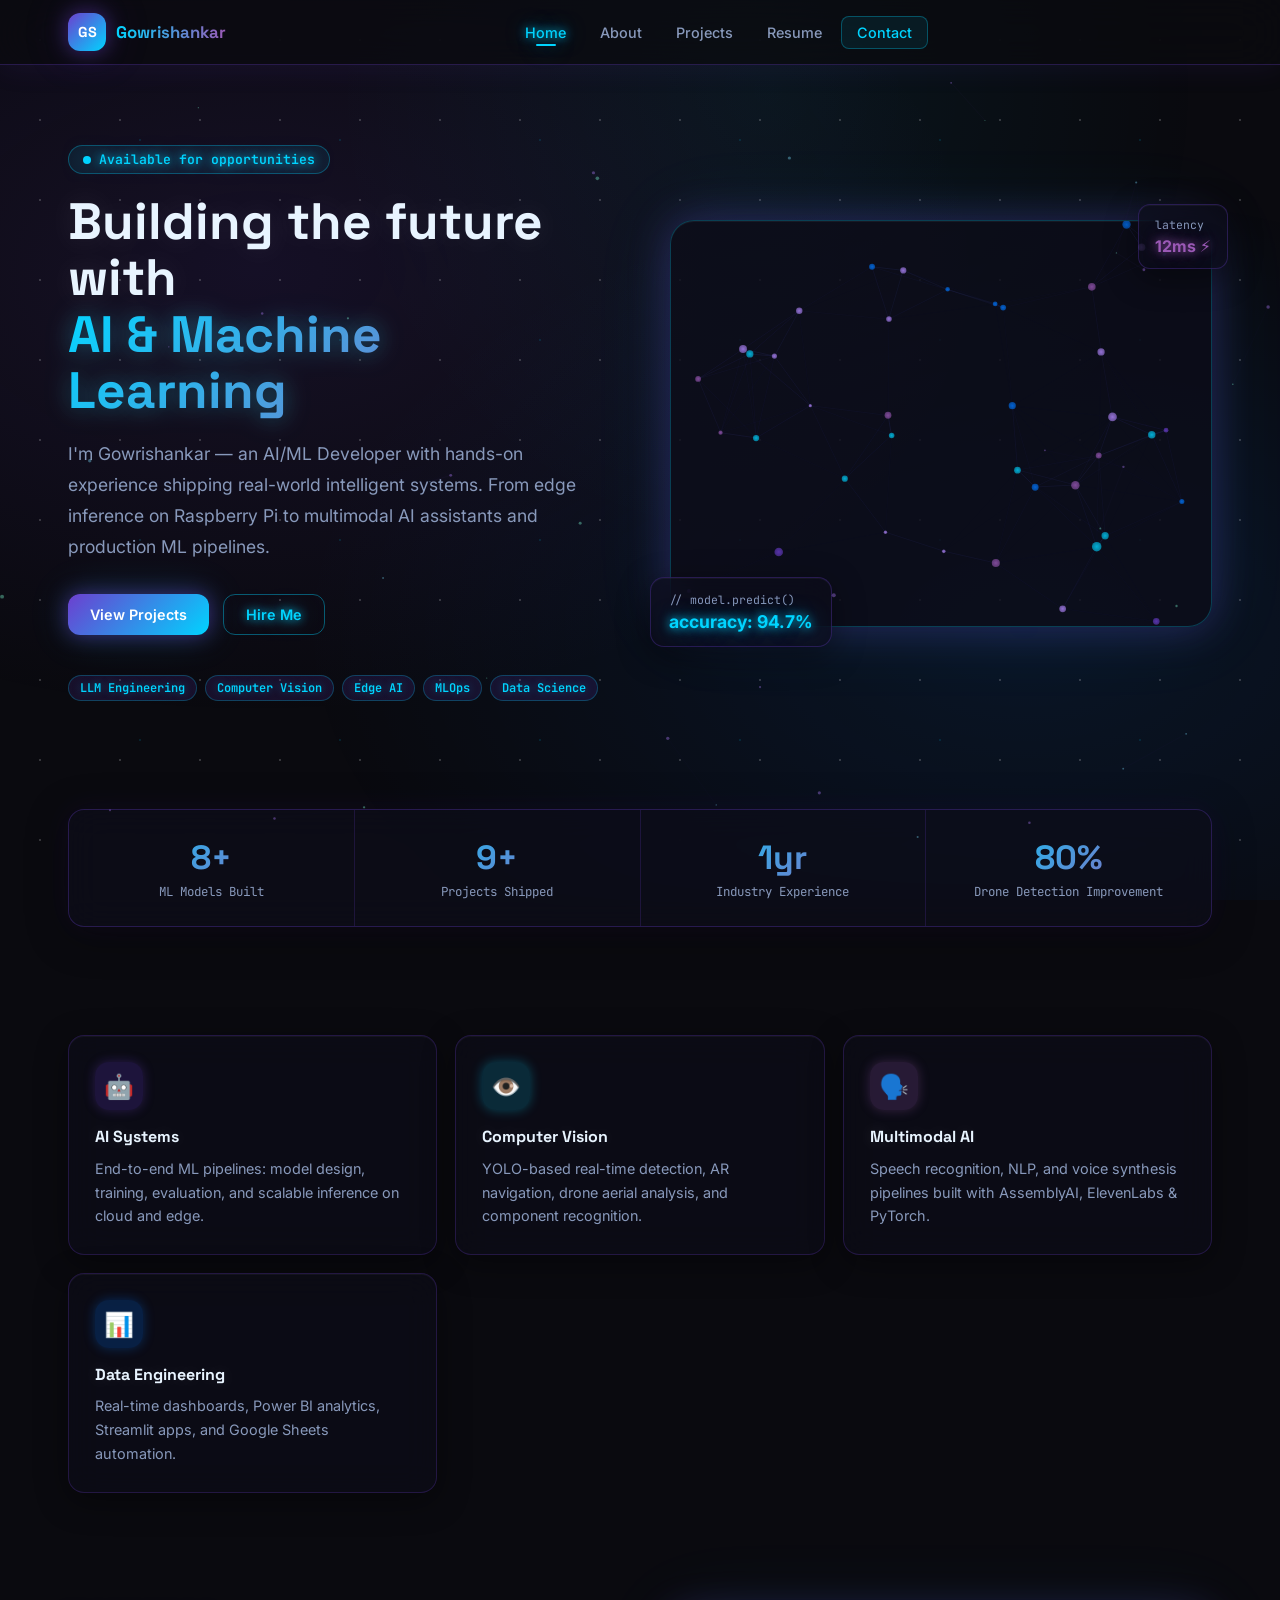
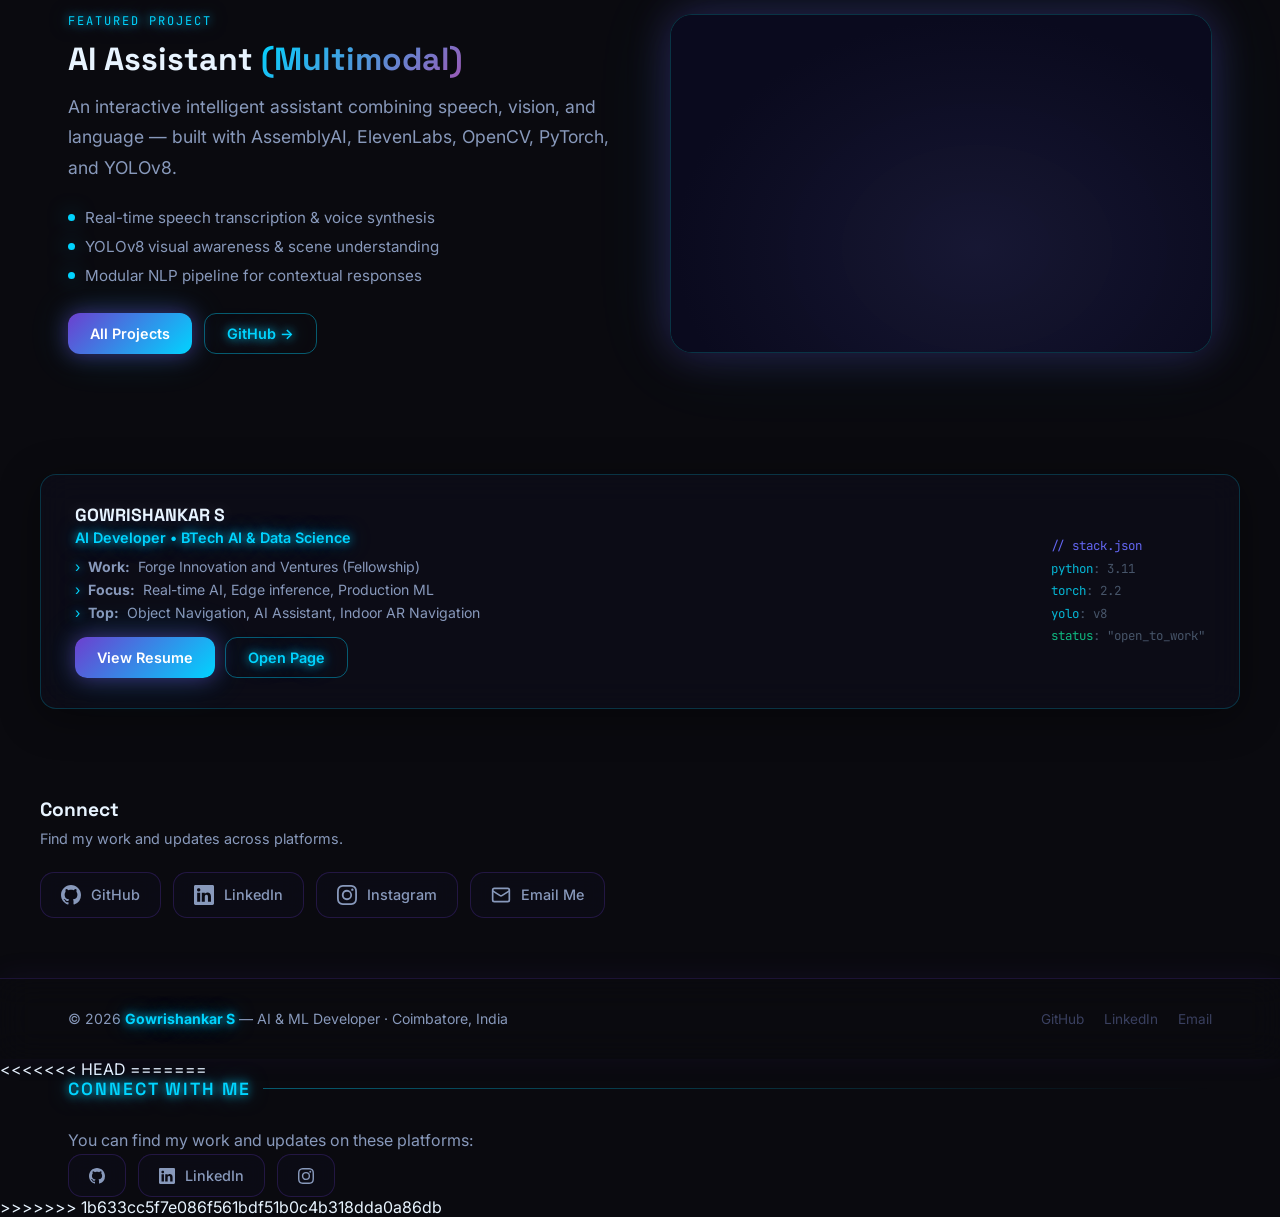
<file: index.html>
<!doctype html>
<html lang="en">
<head>
  <meta charset="utf-8" />
  <meta name="viewport" content="width=device-width,initial-scale=1" />
  <title>Gowrishankar S — AI & ML Developer</title>
  <meta name="description" content="Portfolio of Gowrishankar S — AI/ML Developer specializing in computer vision, LLMs, and production ML systems." />
  <link rel="preconnect" href="https://fonts.googleapis.com">
  <link rel="preconnect" href="https://fonts.gstatic.com" crossorigin>
  <link href="https://fonts.googleapis.com/css2?family=Inter:wght@300;400;500;600;700&family=Space+Grotesk:wght@400;500;600;700&family=JetBrains+Mono:wght@400;500&display=swap" rel="stylesheet">
  <link rel="stylesheet" href="assets/style.css">
</head>
<body>
  <canvas id="cursorTrail" class="cursor-canvas" aria-hidden="true"></canvas>
  <canvas id="globalParticles" class="global-canvas" aria-hidden="true"></canvas>

  <header class="site-header" role="banner">
    <div class="container header-inner">
      <a class="brand" href="index.html" aria-label="Gowrishankar home">
        <div class="brand-logo">GS</div>
        <span class="brand-name">Gowrishankar</span>
      </a>
      <nav class="nav" role="navigation" aria-label="Primary">
        <a href="index.html" class="nav-link active">Home</a>
        <a href="about.html" class="nav-link">About</a>
        <a href="projects.html" class="nav-link">Projects</a>
        <a href="resume.html" class="nav-link">Resume</a>
        <a href="contact.html" class="nav-link cta">Contact</a>
      </nav>
      <div class="header-actions">
        <button class="icon-btn mobile-only" id="menuBtn" aria-expanded="false" aria-controls="mobileMenu" aria-label="Toggle menu">
          <svg width="18" height="18" viewBox="0 0 24 24" fill="none" stroke="currentColor" stroke-width="2"><line x1="4" y1="6" x2="20" y2="6"/><line x1="4" y1="12" x2="20" y2="12"/><line x1="4" y1="18" x2="20" y2="18"/></svg>
        </button>
      </div>
    </div>
    <div id="mobileMenu" class="mobile-menu" hidden>
      <a href="index.html">Home</a>
      <a href="about.html">About</a>
      <a href="projects.html">Projects</a>
      <a href="resume.html">Resume</a>
      <a href="contact.html">Contact</a>
    </div>
  </header>

  <main id="main">
    <!-- ── Hero ── -->
    <section class="container">
      <div class="hero">
        <div class="hero-left">
          <div class="hero-eyebrow">Available for opportunities</div>
          <h1 class="hero-title">
            Building the future with
            <span class="line2">AI & Machine Learning</span>
          </h1>
          <p class="hero-lead">
            I'm Gowrishankar — an AI/ML Developer with hands-on experience shipping real-world intelligent systems.
            From edge inference on Raspberry Pi to multimodal AI assistants and production ML pipelines.
          </p>
          <div class="hero-ctas">
            <a class="btn btn-primary" href="projects.html">View Projects</a>
            <a class="btn btn-outline" href="contact.html">Hire Me</a>
          </div>
          <div class="hero-chips">
            <span class="tag">LLM Engineering</span>
            <span class="tag">Computer Vision</span>
            <span class="tag">Edge AI</span>
            <span class="tag">MLOps</span>
            <span class="tag">Data Science</span>
          </div>
        </div>

        <div class="hero-visual" aria-hidden="true">
          <div class="hero-canvas-wrap">
            <canvas id="heroCanvas" class="hero-canvas"></canvas>
          </div>
          <div class="hero-float-card glass">
            <div class="float-label">// model.predict()</div>
            <div class="float-val">accuracy: 94.7%</div>
          </div>
          <div class="hero-float-card2 glass">
            <div class="float-label">latency</div>
            <div class="float-val2">12ms ⚡</div>
          </div>
        </div>
      </div>
    </section>

    <!-- ── Stats ── -->
    <section class="container" aria-label="Quick stats">
      <div class="stats-bar" data-reveal>
        <div class="stat-item">
          <span class="stat-num grad-text" data-target="8" data-suffix="+">0</span>
          <span class="stat-label">ML Models Built</span>
        </div>
        <div class="stat-item">
          <span class="stat-num grad-text" data-target="9" data-suffix="+">0</span>
          <span class="stat-label">Projects Shipped</span>
        </div>
        <div class="stat-item">
          <span class="stat-num grad-text" data-target="1" data-suffix="yr">0</span>
          <span class="stat-label">Industry Experience</span>
        </div>
        <div class="stat-item">
          <span class="stat-num grad-text" data-target="80" data-suffix="%">0</span>
          <span class="stat-label">Drone Detection Improvement</span>
        </div>
      </div>
    </section>

    <!-- ── Feature cards ── -->
    <section class="container" aria-label="Capabilities">
      <div class="features">
        <div class="feature-card" data-reveal>
          <div class="feature-icon fi-1">🤖</div>
          <h3>AI Systems</h3>
          <p>End-to-end ML pipelines: model design, training, evaluation, and scalable inference on cloud and edge.</p>
        </div>
        <div class="feature-card" data-reveal>
          <div class="feature-icon fi-2">👁️</div>
          <h3>Computer Vision</h3>
          <p>YOLO-based real-time detection, AR navigation, drone aerial analysis, and component recognition.</p>
        </div>
        <div class="feature-card" data-reveal>
          <div class="feature-icon fi-3">🗣️</div>
          <h3>Multimodal AI</h3>
          <p>Speech recognition, NLP, and voice synthesis pipelines built with AssemblyAI, ElevenLabs & PyTorch.</p>
        </div>
        <div class="feature-card" data-reveal>
          <div class="feature-icon fi-4">📊</div>
          <h3>Data Engineering</h3>
          <p>Real-time dashboards, Power BI analytics, Streamlit apps, and Google Sheets automation.</p>
        </div>
      </div>
    </section>

    <!-- ── Featured Project ── -->
    <section class="container" aria-label="Featured project">
      <div class="showcase">
        <div class="showcase-left" data-reveal>
          <div class="showcase-label">Featured Project</div>
          <h2>AI Assistant <span class="grad-text">(Multimodal)</span></h2>
          <p class="lead">An interactive intelligent assistant combining speech, vision, and language — built with AssemblyAI, ElevenLabs, OpenCV, PyTorch, and YOLOv8.</p>
          <ul class="showcase-list">
            <li>Real-time speech transcription & voice synthesis</li>
            <li>YOLOv8 visual awareness & scene understanding</li>
            <li>Modular NLP pipeline for contextual responses</li>
          </ul>
          <div class="showcase-actions">
            <a class="btn btn-primary" href="projects.html">All Projects</a>
            <a class="btn btn-outline" href="https://github.com/gowrishankar2705/ai_assistant" target="_blank" rel="noopener">GitHub →</a>
          </div>
        </div>
        <div class="showcase-right" data-parallax>
          <div class="device-wrap">
            <div class="device-screen" id="mockupScreen"></div>
          </div>
        </div>
      </div>
    </section>

    <!-- ── Resume Preview ── -->
    <section class="container resume-preview" aria-label="Resume preview">
      <div class="resume-preview-card glass" data-reveal>
        <div class="rp-left">
          <h3>GOWRISHANKAR S</h3>
          <div class="rp-sub">AI Developer • BTech AI & Data Science</div>
          <ul class="rp-highlights">
            <li><strong>Work:</strong> Forge Innovation and Ventures (Fellowship)</li>
            <li><strong>Focus:</strong> Real-time AI, Edge inference, Production ML</li>
            <li><strong>Top:</strong> Object Navigation, AI Assistant, Indoor AR Navigation</li>
          </ul>
          <div class="rp-actions">
            <button id="openResumeBtn" class="btn btn-primary">View Resume</button>
            <a class="btn btn-outline" href="resume.html">Open Page</a>
          </div>
        </div>
        <div class="rp-right" aria-hidden="true">
          <div style="font-family:'JetBrains Mono',monospace;font-size:0.78rem;color:#475569;line-height:1.8;">
            <div style="color:#6366f1;">// stack.json</div>
            <div><span style="color:#06b6d4;">python</span>: 3.11</div>
            <div><span style="color:#06b6d4;">torch</span>: 2.2</div>
            <div><span style="color:#06b6d4;">yolo</span>: v8</div>
            <div><span style="color:#10b981;">status</span>: "open_to_work"</div>
          </div>
        </div>
      </div>
    </section>

    <!-- ── Social ── -->
    <section class="container social-section" aria-label="Social profiles">
      <h2>Connect</h2>
      <p>Find my work and updates across platforms.</p>
      <div class="social-grid">
        <a href="https://github.com/gowrishankar2705" target="_blank" rel="noopener" class="social-card">
          <svg width="20" height="20" viewBox="0 0 16 16" fill="currentColor"><path d="M8 0C3.58 0 0 3.58 0 8c0 3.54 2.29 6.53 5.47 7.59.4.07.55-.17.55-.38 0-.19-.01-.82-.01-1.49-2.01.37-2.53-.49-2.69-.94-.09-.23-.48-.94-.82-1.13-.28-.15-.68-.52-.01-.53.63-.01 1.08.58 1.23.82.72 1.21 1.87.87 2.33.66.07-.52.28-.87.51-1.07-1.78-.2-3.64-.89-3.64-3.95 0-.87.31-1.59.82-2.15-.08-.2-.36-1.02.08-2.12 0 0 .67-.21 2.2.82.64-.18 1.32-.27 2-.27s1.36.09 2 .27c1.53-1.04 2.2-.82 2.2-.82.44 1.1.16 1.92.08 2.12.51.56.82 1.27.82 2.15 0 3.07-1.87 3.75-3.65 3.95.29.25.54.73.54 1.48 0 1.07-.01 1.93-.01 2.2 0 .21.15.46.55.38A8.01 8.01 0 0 0 16 8c0-4.42-3.58-8-8-8"/></svg>
          GitHub
        </a>
        <a href="https://www.linkedin.com/in/gowrishankar-s-59a782253/" target="_blank" rel="noopener" class="social-card">
          <svg width="20" height="20" viewBox="0 0 16 16" fill="currentColor"><path d="M0 1.146C0 .513.526 0 1.175 0h13.65C15.474 0 16 .513 16 1.146v13.708c0 .633-.526 1.146-1.175 1.146H1.175C.526 16 0 15.487 0 14.854zm4.943 12.248V6.169H2.542v7.225zm-1.2-8.212c.837 0 1.358-.554 1.358-1.248-.015-.709-.52-1.248-1.342-1.248S2.4 3.226 2.4 3.934c0 .694.521 1.248 1.327 1.248zm4.908 8.212V9.359c0-.216.016-.432.08-.586.173-.431.568-.878 1.232-.878.869 0 1.216.662 1.216 1.634v3.865h2.401V9.25c0-2.22-1.184-3.252-2.764-3.252-1.274 0-1.845.7-2.165 1.193v.025h-.016l.016-.025V6.169h-2.4c.03.678 0 7.225 0 7.225z"/></svg>
          LinkedIn
        </a>
        <a href="https://www.instagram.com/gowrishankar__s" target="_blank" rel="noopener" class="social-card">
          <svg width="20" height="20" viewBox="0 0 16 16" fill="currentColor"><path d="M8 0C5.829 0 5.556.01 4.703.048 3.85.088 3.269.222 2.76.42a3.9 3.9 0 0 0-1.417.923A3.9 3.9 0 0 0 .42 2.76C.222 3.268.087 3.85.048 4.7.01 5.555 0 5.827 0 8.001c0 2.172.01 2.444.048 3.297.04.852.174 1.433.372 1.942.205.526.478.972.923 1.417.444.445.89.719 1.416.923.51.198 1.09.333 1.942.372C5.555 15.99 5.827 16 8 16s2.444-.01 3.298-.048c.851-.04 1.434-.174 1.943-.372a3.9 3.9 0 0 0 1.416-.923c.445-.445.718-.891.923-1.417.197-.509.332-1.09.372-1.942C15.99 10.445 16 10.173 16 8s-.01-2.445-.048-3.299c-.04-.851-.175-1.433-.372-1.941a3.9 3.9 0 0 0-.923-1.417A3.9 3.9 0 0 0 13.24.42c-.51-.198-1.092-.333-1.943-.372C10.443.01 10.172 0 7.998 0zm-.717 1.442h.718c2.136 0 2.389.007 3.232.046.78.035 1.204.166 1.486.275.373.145.64.319.92.599s.453.546.598.92c.11.281.24.705.275 1.485.039.843.047 1.096.047 3.231s-.008 2.389-.047 3.232c-.035.78-.166 1.203-.275 1.485a2.5 2.5 0 0 1-.599.919c-.28.28-.546.453-.92.598-.28.11-.704.24-1.485.276-.843.038-1.096.047-3.232.047s-2.39-.009-3.233-.047c-.78-.036-1.203-.166-1.485-.276a2.5 2.5 0 0 1-.92-.598 2.5 2.5 0 0 1-.6-.92c-.109-.281-.24-.705-.275-1.485-.038-.843-.046-1.096-.046-3.233s.008-2.388.046-3.231c.036-.78.166-1.204.276-1.486.145-.373.319-.64.599-.92s.546-.453.92-.598c.282-.11.705-.24 1.485-.276.738-.034 1.024-.044 2.515-.045zm4.988 1.328a.96.96 0 1 0 0 1.92.96.96 0 0 0 0-1.92m-4.27 1.122a4.109 4.109 0 1 0 0 8.217 4.109 4.109 0 0 0 0-8.217m0 1.441a2.667 2.667 0 1 1 0 5.334 2.667 2.667 0 0 1 0-5.334"/></svg>
          Instagram
        </a>
        <a href="mailto:gowrishankars27@outlook.com" class="social-card">
          <svg width="20" height="20" viewBox="0 0 24 24" fill="none" stroke="currentColor" stroke-width="2"><rect x="2" y="4" width="20" height="16" rx="2"/><path d="m22 7-8.97 5.7a1.94 1.94 0 0 1-2.06 0L2 7"/></svg>
          Email Me
        </a>
      </div>
    </section>
  </main>

  <footer class="site-footer">
    <div class="container footer-inner">
      <div class="footer-left">
        <p>© 2026 <strong>Gowrishankar S</strong> — AI & ML Developer · Coimbatore, India</p>
      </div>
      <div class="footer-right">
        <a href="https://github.com/gowrishankar2705" target="_blank" rel="noopener">GitHub</a>
        <a href="https://linkedin.com/in/gowrishankar-s-59a782253" target="_blank" rel="noopener">LinkedIn</a>
        <a href="mailto:gowrishankars27@outlook.com">Email</a>
      </div>
    </div>
  </footer>

  <!-- Resume modal -->
  <div id="resumeModal" class="modal" aria-hidden="true" role="dialog" aria-modal="true">
    <div class="modal-panel" role="document">
      <button class="modal-close" aria-label="Close resume">✕</button>
      <div id="resumeModalContent" class="modal-body" style="max-height:80vh;overflow:auto;">
        <p class="muted">Loading resume…</p>
      </div>
    </div>
  </div>

  <script src="assets/main.js" defer></script>
<<<<<<< HEAD
=======

  <script>
    // Small inline helpers for immediate interactions (keeps main.js modular)
    (function(){
      // Ensure nav active underline aligns with current page
      function updateNavUnderline() {
        const nav = document.querySelector('.nav');
        const underline = nav.querySelector('.nav-underline');
        const links = Array.from(nav.querySelectorAll('.nav-link'));
        const current = links.find(a => {
          const href = a.getAttribute('href');
          return href && (location.pathname.endsWith(href) || location.pathname === '/' && href === 'index.html');
        }) || links[0];
        if (!current) return;
        const rect = current.getBoundingClientRect();
        const navRect = nav.getBoundingClientRect();
        underline.style.width = rect.width + 'px';
        underline.style.transform = `translateX(${rect.left - navRect.left}px)`;
      }
      window.addEventListener('resize', updateNavUnderline);
      window.addEventListener('load', updateNavUnderline);
      document.addEventListener('DOMContentLoaded', () => {
        // click nav links to animate underline
        document.querySelectorAll('.nav-link').forEach(a=>{
          a.addEventListener('mouseenter', (e)=>{
            const nav = a.closest('.nav');
            const underline = nav.querySelector('.nav-underline');
            const rect = a.getBoundingClientRect();
            const navRect = nav.getBoundingClientRect();
            underline.style.transition = 'transform .18s cubic-bezier(.2,.9,.3,1), width .18s';
            underline.style.width = rect.width + 'px';
            underline.style.transform = `translateX(${rect.left - navRect.left}px)`;
          });
          a.addEventListener('mouseleave', updateNavUnderline);
        });
      });

      // Resume modal loader (same logic as before)
      const openBtn = document.getElementById('openResumeBtn');
      const modal = document.getElementById('resumeModal');
      const modalContent = document.getElementById('resumeModalContent');
      const closeBtn = modal?.querySelector('.modal-close');
      if (openBtn && modal && modalContent) {
        openBtn.addEventListener('click', async ()=>{
          if (modalContent.dataset.loaded === 'true') { modal.classList.add('open'); modal.setAttribute('aria-hidden','false'); document.body.style.overflow='hidden'; return; }
          openBtn.disabled = true; openBtn.textContent = 'Loading…';
          try {
            const res = await fetch('resume.html', {cache:'no-store'});
            const html = await res.text();
            const parser = new DOMParser();
            const doc = parser.parseFromString(html, 'text/html');
            const resumeMain = doc.getElementById('resume-main') || doc.querySelector('main');
            modalContent.innerHTML = resumeMain ? resumeMain.innerHTML : html;
            modalContent.dataset.loaded = 'true';
            modal.classList.add('open'); modal.setAttribute('aria-hidden','false'); document.body.style.overflow='hidden';
          } catch {
            modalContent.innerHTML = '<p class="muted">Unable to load resume. Open the resume page instead.</p>';
            modal.classList.add('open'); modal.setAttribute('aria-hidden','false'); document.body.style.overflow='hidden';
          } finally {
            openBtn.disabled = false; openBtn.textContent = 'View Full Resume';
          }
        });
        closeBtn?.addEventListener('click', ()=>{ modal.classList.remove('open'); modal.setAttribute('aria-hidden','true'); document.body.style.overflow=''; });
        modal.addEventListener('click', (e)=> { if (e.target === modal) { modal.classList.remove('open'); modal.setAttribute('aria-hidden','true'); document.body.style.overflow=''; }});
        window.addEventListener('keydown', (e)=> { if (e.key === 'Escape' && modal.classList.contains('open')) { modal.classList.remove('open'); modal.setAttribute('aria-hidden','true'); document.body.style.overflow=''; }});
      }
    })();
  </script>

  <section class="social-links container" aria-label="Social Profiles">
  <h2 class="section-title">Connect with me</h2>
  <p class="muted">You can find my work and updates on these platforms:</p>
  <div class="social-grid">
    <a href="https://github.com/gowrishankar2705" target="_blank" rel="noopener" class="social-card">
  <svg xmlns="http://www.w3.org/2000/svg" width="16" height="16" fill="currentColor" class="bi bi-github" viewBox="0 0 16 16">
  <path d="M8 0C3.58 0 0 3.58 0 8c0 3.54 2.29 6.53 5.47 7.59.4.07.55-.17.55-.38 0-.19-.01-.82-.01-1.49-2.01.37-2.53-.49-2.69-.94-.09-.23-.48-.94-.82-1.13-.28-.15-.68-.52-.01-.53.63-.01 1.08.58 1.23.82.72 1.21 1.87.87 2.33.66.07-.52.28-.87.51-1.07-1.78-.2-3.64-.89-3.64-3.95 0-.87.31-1.59.82-2.15-.08-.2-.36-1.02.08-2.12 0 0 .67-.21 2.2.82.64-.18 1.32-.27 2-.27s1.36.09 2 .27c1.53-1.04 2.2-.82 2.2-.82.44 1.1.16 1.92.08 2.12.51.56.82 1.27.82 2.15 0 3.07-1.87 3.75-3.65 3.95.29.25.54.73.54 1.48 0 1.07-.01 1.93-.01 2.2 0 .21.15.46.55.38A8.01 8.01 0 0 0 16 8c0-4.42-3.58-8-8-8"/>
</svg>
</a>

<a href="https://www.linkedin.com/in/gowrishankar-s-59a782253/" target="_blank" rel="noopener" class="social-card">
  <svg xmlns="http://www.w3.org/2000/svg" width="16" height="16" fill="currentColor" class="bi bi-linkedin" viewBox="0 0 16 16">
  <path d="M0 1.146C0 .513.526 0 1.175 0h13.65C15.474 0 16 .513 16 1.146v13.708c0 .633-.526 1.146-1.175 1.146H1.175C.526 16 0 15.487 0 14.854zm4.943 12.248V6.169H2.542v7.225zm-1.2-8.212c.837 0 1.358-.554 1.358-1.248-.015-.709-.52-1.248-1.342-1.248S2.4 3.226 2.4 3.934c0 .694.521 1.248 1.327 1.248zm4.908 8.212V9.359c0-.216.016-.432.08-.586.173-.431.568-.878 1.232-.878.869 0 1.216.662 1.216 1.634v3.865h2.401V9.25c0-2.22-1.184-3.252-2.764-3.252-1.274 0-1.845.7-2.165 1.193v.025h-.016l.016-.025V6.169h-2.4c.03.678 0 7.225 0 7.225z"/>
</svg>
  <span>LinkedIn</span>
</a>

<a href="https://www.instagram.com/gowrishankar__s" target="_blank" rel="noopener" class="social-card">
  <svg xmlns="http://www.w3.org/2000/svg" width="16" height="16" fill="currentColor" class="bi bi-instagram" viewBox="0 0 16 16">
  <path d="M8 0C5.829 0 5.556.01 4.703.048 3.85.088 3.269.222 2.76.42a3.9 3.9 0 0 0-1.417.923A3.9 3.9 0 0 0 .42 2.76C.222 3.268.087 3.85.048 4.7.01 5.555 0 5.827 0 8.001c0 2.172.01 2.444.048 3.297.04.852.174 1.433.372 1.942.205.526.478.972.923 1.417.444.445.89.719 1.416.923.51.198 1.09.333 1.942.372C5.555 15.99 5.827 16 8 16s2.444-.01 3.298-.048c.851-.04 1.434-.174 1.943-.372a3.9 3.9 0 0 0 1.416-.923c.445-.445.718-.891.923-1.417.197-.509.332-1.09.372-1.942C15.99 10.445 16 10.173 16 8s-.01-2.445-.048-3.299c-.04-.851-.175-1.433-.372-1.941a3.9 3.9 0 0 0-.923-1.417A3.9 3.9 0 0 0 13.24.42c-.51-.198-1.092-.333-1.943-.372C10.443.01 10.172 0 7.998 0zm-.717 1.442h.718c2.136 0 2.389.007 3.232.046.78.035 1.204.166 1.486.275.373.145.64.319.92.599s.453.546.598.92c.11.281.24.705.275 1.485.039.843.047 1.096.047 3.231s-.008 2.389-.047 3.232c-.035.78-.166 1.203-.275 1.485a2.5 2.5 0 0 1-.599.919c-.28.28-.546.453-.92.598-.28.11-.704.24-1.485.276-.843.038-1.096.047-3.232.047s-2.39-.009-3.233-.047c-.78-.036-1.203-.166-1.485-.276a2.5 2.5 0 0 1-.92-.598 2.5 2.5 0 0 1-.6-.92c-.109-.281-.24-.705-.275-1.485-.038-.843-.046-1.096-.046-3.233s.008-2.388.046-3.231c.036-.78.166-1.204.276-1.486.145-.373.319-.64.599-.92s.546-.453.92-.598c.282-.11.705-.24 1.485-.276.738-.034 1.024-.044 2.515-.045zm4.988 1.328a.96.96 0 1 0 0 1.92.96.96 0 0 0 0-1.92m-4.27 1.122a4.109 4.109 0 1 0 0 8.217 4.109 4.109 0 0 0 0-8.217m0 1.441a2.667 2.667 0 1 1 0 5.334 2.667 2.667 0 0 1 0-5.334"/>
</svg>
</a>
  </div>
</section>
>>>>>>> 1b633cc5f7e086f561bdf51b0c4b318dda0a86db
</body>
</html>
</file>
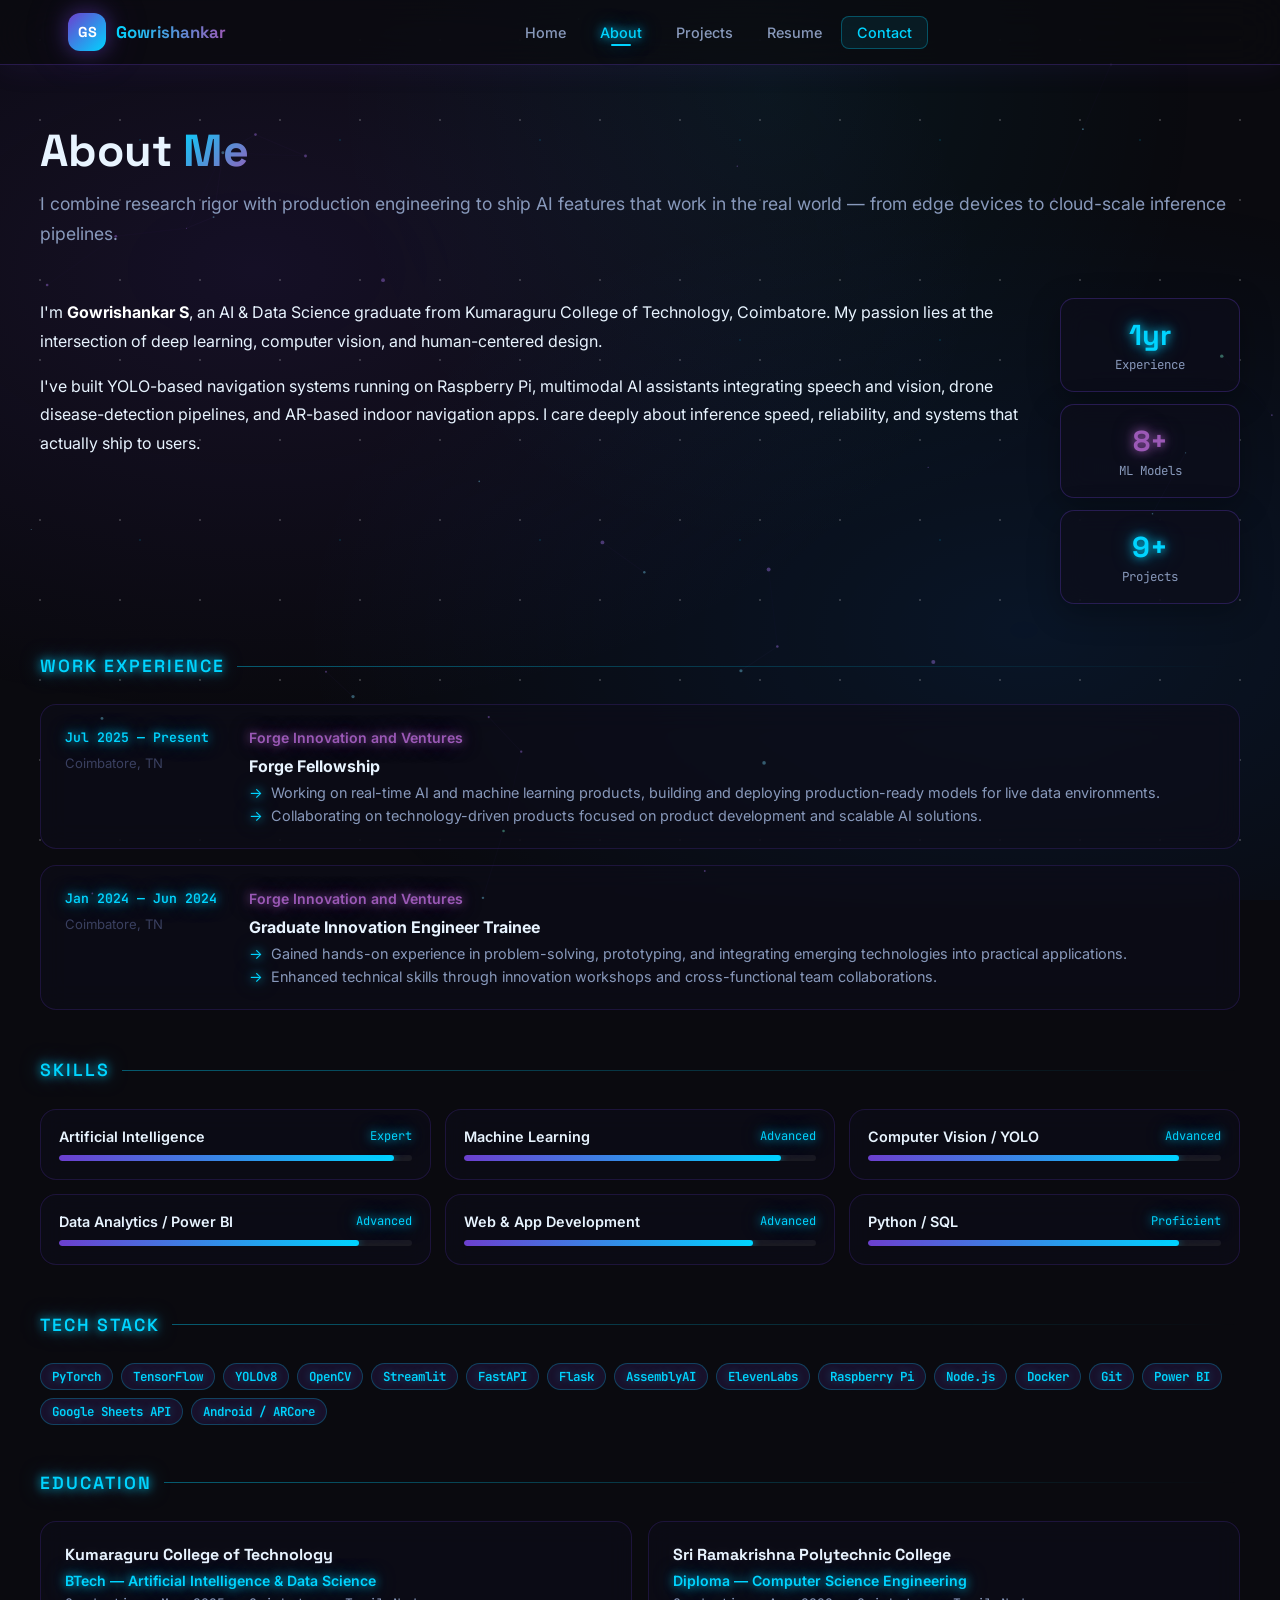
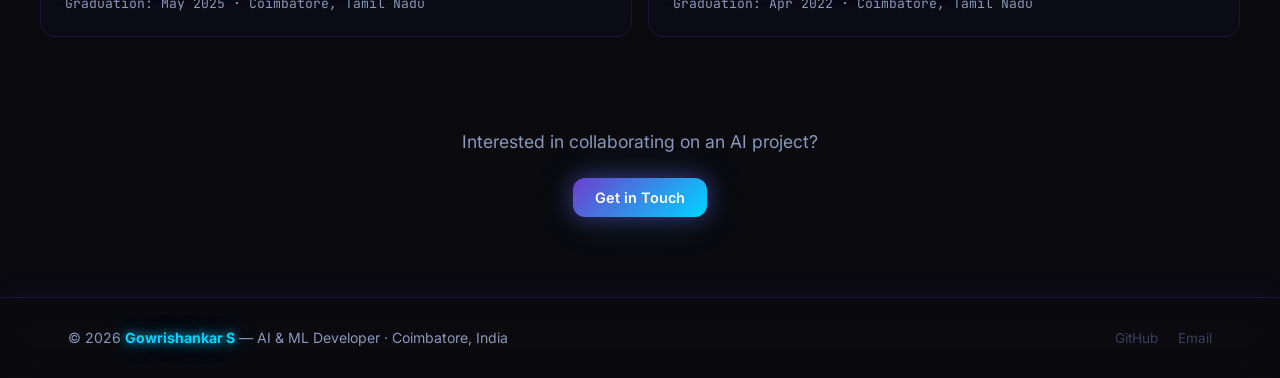
<file: about.html>
<!doctype html>
<html lang="en">
<head>
  <meta charset="utf-8" />
  <meta name="viewport" content="width=device-width,initial-scale=1" />
  <title>About — Gowrishankar S</title>
  <meta name="description" content="About Gowrishankar S — AI/ML Developer with experience in computer vision, NLP, edge inference, and production ML.">
  <link rel="preconnect" href="https://fonts.googleapis.com">
  <link rel="preconnect" href="https://fonts.gstatic.com" crossorigin>
  <link href="https://fonts.googleapis.com/css2?family=Inter:wght@300;400;500;600;700&family=Space+Grotesk:wght@400;500;600;700&family=JetBrains+Mono:wght@400;500&display=swap" rel="stylesheet">
  <link rel="stylesheet" href="assets/style.css">
</head>
<body>
  <canvas id="cursorTrail" class="cursor-canvas" aria-hidden="true"></canvas>
  <canvas id="globalParticles" class="global-canvas" aria-hidden="true"></canvas>

  <header class="site-header" role="banner">
    <div class="container header-inner">
      <a class="brand" href="index.html" aria-label="Gowrishankar home">
        <div class="brand-logo">GS</div>
        <span class="brand-name">Gowrishankar</span>
      </a>
      <nav class="nav" role="navigation" aria-label="Primary">
        <a href="index.html" class="nav-link">Home</a>
        <a href="about.html" class="nav-link active">About</a>
        <a href="projects.html" class="nav-link">Projects</a>
        <a href="resume.html" class="nav-link">Resume</a>
        <a href="contact.html" class="nav-link cta">Contact</a>
      </nav>
      <div class="header-actions">
        <button class="icon-btn mobile-only" id="menuBtn" aria-expanded="false" aria-controls="mobileMenu" aria-label="Toggle menu">
          <svg width="18" height="18" viewBox="0 0 24 24" fill="none" stroke="currentColor" stroke-width="2"><line x1="4" y1="6" x2="20" y2="6"/><line x1="4" y1="12" x2="20" y2="12"/><line x1="4" y1="18" x2="20" y2="18"/></svg>
        </button>
      </div>
    </div>
    <div id="mobileMenu" class="mobile-menu" hidden>
      <a href="index.html">Home</a>
      <a href="about.html">About</a>
      <a href="projects.html">Projects</a>
      <a href="resume.html">Resume</a>
      <a href="contact.html">Contact</a>
    </div>
  </header>

  <main id="about-main" class="container page" role="main">

    <!-- ── Intro ── -->
    <div class="page-header" data-reveal>
      <h1>About <span class="grad-text">Me</span></h1>
      <p class="lead">I combine research rigor with production engineering to ship AI features that work in the real world — from edge devices to cloud-scale inference pipelines.</p>
    </div>

    <div class="about-intro">
      <div>
        <p style="color:var(--text-dim);line-height:1.8;margin-bottom:16px;">
          I'm <strong style="color:#fff">Gowrishankar S</strong>, an AI & Data Science graduate from Kumaraguru College of Technology, Coimbatore. My passion lies at the intersection of deep learning, computer vision, and human-centered design.
        </p>
        <p style="color:var(--text-dim);line-height:1.8;">
          I've built YOLO-based navigation systems running on Raspberry Pi, multimodal AI assistants integrating speech and vision, drone disease-detection pipelines, and AR-based indoor navigation apps. I care deeply about inference speed, reliability, and systems that actually ship to users.
        </p>
      </div>
      <div class="about-counters">
        <div class="counter-card c-primary">
          <span class="num" data-target="1" data-suffix="yr">0</span>
          <span class="label">Experience</span>
        </div>
        <div class="counter-card c-accent">
          <span class="num" data-target="8" data-suffix="+">0</span>
          <span class="label">ML Models</span>
        </div>
        <div class="counter-card c-green">
          <span class="num" data-target="9" data-suffix="+">0</span>
          <span class="label">Projects</span>
        </div>
      </div>
    </div>

    <!-- ── Work Experience ── -->
    <h2 class="section-title">Work Experience</h2>
    <div class="timeline">
      <article class="timeline-item" data-open="true" data-reveal>
        <div>
          <time class="timeline-time">Jul 2025 — Present</time>
          <span class="timeline-loc">Coimbatore, TN</span>
        </div>
        <div>
          <div class="timeline-company">Forge Innovation and Ventures</div>
          <div class="timeline-role">Forge Fellowship</div>
          <ul class="timeline-bullets">
            <li>Working on real-time AI and machine learning products, building and deploying production-ready models for live data environments.</li>
            <li>Collaborating on technology-driven products focused on product development and scalable AI solutions.</li>
          </ul>
        </div>
      </article>

      <article class="timeline-item" data-open="true" data-reveal>
        <div>
          <time class="timeline-time">Jan 2024 — Jun 2024</time>
          <span class="timeline-loc">Coimbatore, TN</span>
        </div>
        <div>
          <div class="timeline-company">Forge Innovation and Ventures</div>
          <div class="timeline-role">Graduate Innovation Engineer Trainee</div>
          <ul class="timeline-bullets">
            <li>Gained hands-on experience in problem-solving, prototyping, and integrating emerging technologies into practical applications.</li>
            <li>Enhanced technical skills through innovation workshops and cross-functional team collaborations.</li>
          </ul>
        </div>
      </article>
    </div>

    <!-- ── Skills ── -->
    <h2 class="section-title">Skills</h2>
    <div class="skills-grid">
      <div class="skill-card" data-reveal>
        <div class="skill-name"><span>Artificial Intelligence</span><span class="skill-level">Expert</span></div>
        <div class="skill-bar"><div class="skill-fill" data-value="95"></div></div>
      </div>
      <div class="skill-card" data-reveal>
        <div class="skill-name"><span>Machine Learning</span><span class="skill-level">Advanced</span></div>
        <div class="skill-bar"><div class="skill-fill" data-value="90"></div></div>
      </div>
      <div class="skill-card" data-reveal>
        <div class="skill-name"><span>Computer Vision / YOLO</span><span class="skill-level">Advanced</span></div>
        <div class="skill-bar"><div class="skill-fill" data-value="88"></div></div>
      </div>
      <div class="skill-card" data-reveal>
        <div class="skill-name"><span>Data Analytics / Power BI</span><span class="skill-level">Advanced</span></div>
        <div class="skill-bar"><div class="skill-fill" data-value="85"></div></div>
      </div>
      <div class="skill-card" data-reveal>
        <div class="skill-name"><span>Web & App Development</span><span class="skill-level">Advanced</span></div>
        <div class="skill-bar"><div class="skill-fill" data-value="82"></div></div>
      </div>
      <div class="skill-card" data-reveal>
        <div class="skill-name"><span>Python / SQL</span><span class="skill-level">Proficient</span></div>
        <div class="skill-bar"><div class="skill-fill" data-value="88"></div></div>
      </div>
    </div>

    <!-- ── Tech stack pills ── -->
    <h2 class="section-title">Tech Stack</h2>
    <div style="display:flex;flex-wrap:wrap;gap:8px;margin-bottom:48px;" data-reveal>
      <span class="tag">PyTorch</span>
      <span class="tag">TensorFlow</span>
      <span class="tag">YOLOv8</span>
      <span class="tag">OpenCV</span>
      <span class="tag">Streamlit</span>
      <span class="tag">FastAPI</span>
      <span class="tag">Flask</span>
      <span class="tag">AssemblyAI</span>
      <span class="tag">ElevenLabs</span>
      <span class="tag">Raspberry Pi</span>
      <span class="tag">Node.js</span>
      <span class="tag">Docker</span>
      <span class="tag">Git</span>
      <span class="tag">Power BI</span>
      <span class="tag">Google Sheets API</span>
      <span class="tag">Android / ARCore</span>
    </div>

    <!-- ── Education ── -->
    <h2 class="section-title">Education</h2>
    <div class="edu-grid" data-reveal>
      <div class="edu-card">
        <h3>Kumaraguru College of Technology</h3>
        <div class="degree">BTech — Artificial Intelligence & Data Science</div>
        <div class="meta">Graduation: May 2025 · Coimbatore, Tamil Nadu</div>
      </div>
      <div class="edu-card">
        <h3>Sri Ramakrishna Polytechnic College</h3>
        <div class="degree">Diploma — Computer Science Engineering</div>
        <div class="meta">Graduation: Apr 2022 · Coimbatore, Tamil Nadu</div>
      </div>
    </div>

    <!-- ── CTA ── -->
    <div style="text-align:center;padding:40px 0 20px;" data-reveal>
      <p class="lead" style="margin-bottom:20px;">Interested in collaborating on an AI project?</p>
      <a class="btn btn-primary" href="contact.html">Get in Touch</a>
    </div>

  </main>

  <footer class="site-footer">
    <div class="container footer-inner">
      <div class="footer-left">
        <p>© 2026 <strong>Gowrishankar S</strong> — AI & ML Developer · Coimbatore, India</p>
      </div>
      <div class="footer-right">
        <a href="https://github.com/gowrishankar2705" target="_blank" rel="noopener">GitHub</a>
        <a href="mailto:gowrishankars27@outlook.com">Email</a>
      </div>
    </div>
  </footer>

  <script src="assets/main.js" defer></script>
</body>
</html>
</file>
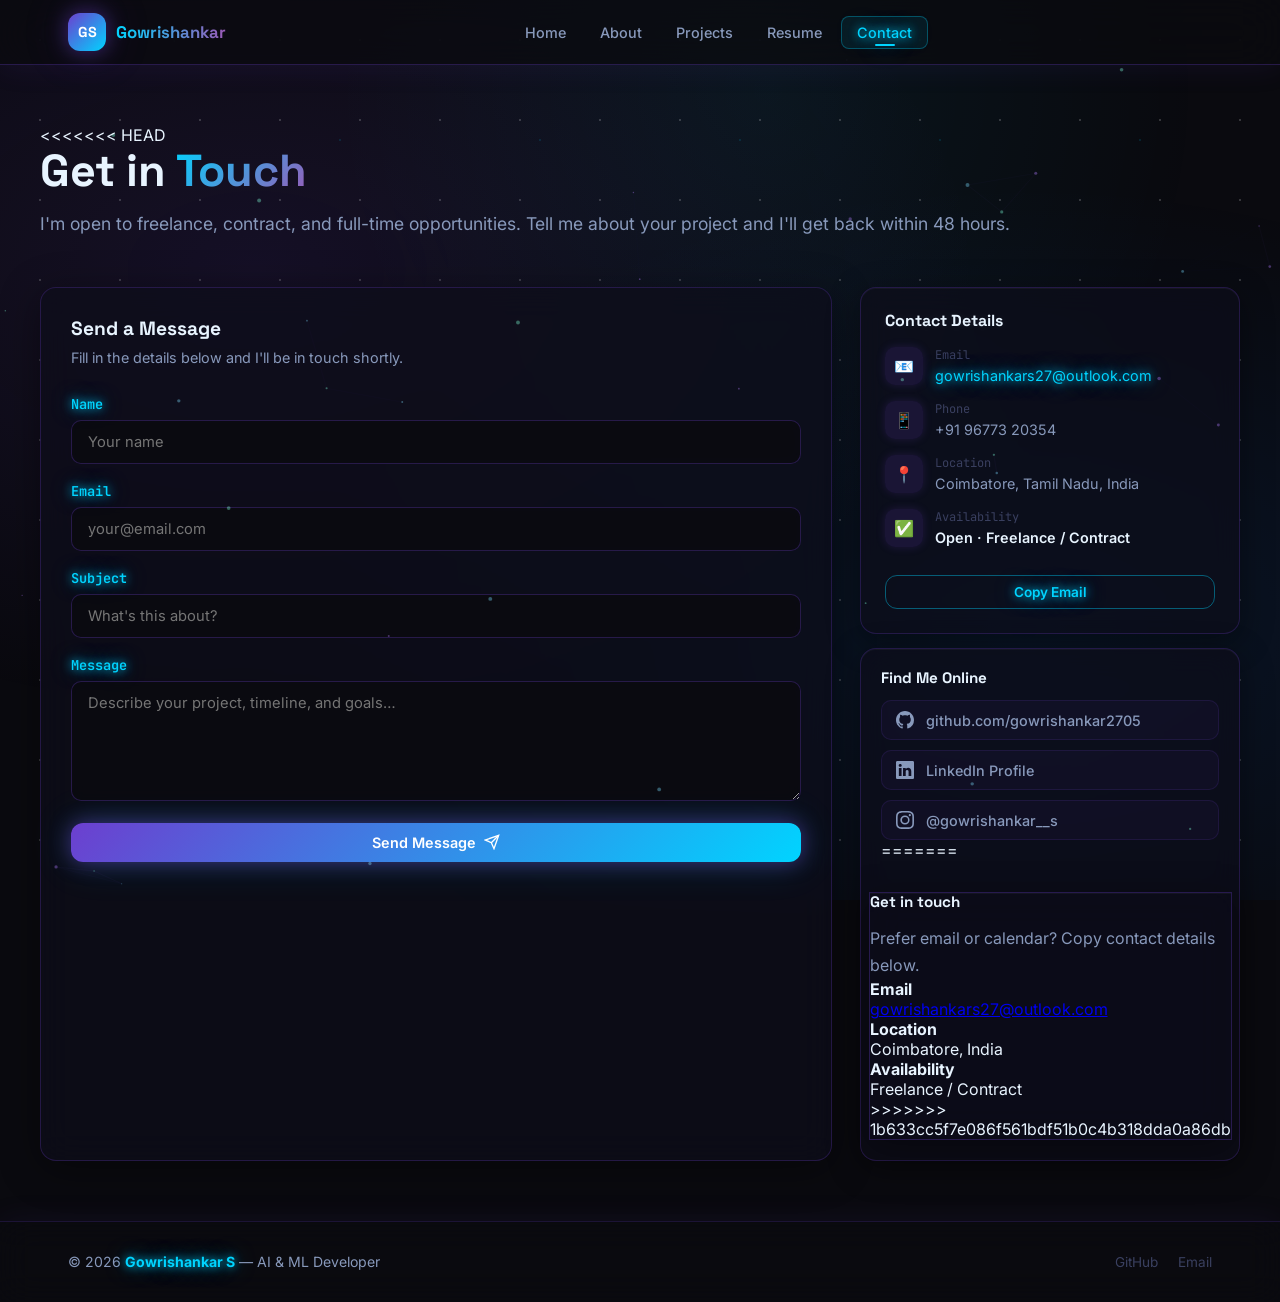
<file: contact.html>
<!doctype html>
<html lang="en">
<head>
  <meta charset="utf-8" />
  <meta name="viewport" content="width=device-width,initial-scale=1" />
  <title>Contact — Gowrishankar S</title>
  <meta name="description" content="Get in touch with Gowrishankar S — AI/ML Developer. Open for freelance, contracts, and full-time opportunities.">
  <link rel="preconnect" href="https://fonts.googleapis.com">
  <link rel="preconnect" href="https://fonts.gstatic.com" crossorigin>
  <link href="https://fonts.googleapis.com/css2?family=Inter:wght@300;400;500;600;700&family=Space+Grotesk:wght@400;500;600;700&family=JetBrains+Mono:wght@400;500&display=swap" rel="stylesheet">
  <link rel="stylesheet" href="assets/style.css">
  <style>
    /* Center the contact card */
    .contact-center {
      display: flex;
      justify-content: center;
      align-items: center;
      margin-top: 2rem;
    }
    /* Optional: vertically center in viewport */
    .contact-page {
      min-height: 70vh;
      display: flex;
      flex-direction: column;
      justify-content: center;
    }
  </style>
</head>
<body>
  <canvas id="cursorTrail" class="cursor-canvas" aria-hidden="true"></canvas>
  <canvas id="globalParticles" class="global-canvas" aria-hidden="true"></canvas>

  <header class="site-header" role="banner">
    <div class="container header-inner">
      <a class="brand" href="index.html" aria-label="Gowrishankar home">
        <div class="brand-logo">GS</div>
        <span class="brand-name">Gowrishankar</span>
      </a>
      <nav class="nav" role="navigation" aria-label="Primary">
        <a href="index.html" class="nav-link">Home</a>
        <a href="about.html" class="nav-link">About</a>
        <a href="projects.html" class="nav-link">Projects</a>
        <a href="resume.html" class="nav-link">Resume</a>
        <a href="contact.html" class="nav-link cta active">Contact</a>
      </nav>
      <div class="header-actions">
        <button class="icon-btn mobile-only" id="menuBtn" aria-expanded="false" aria-controls="mobileMenu" aria-label="Toggle menu">
          <svg width="18" height="18" viewBox="0 0 24 24" fill="none" stroke="currentColor" stroke-width="2"><line x1="4" y1="6" x2="20" y2="6"/><line x1="4" y1="12" x2="20" y2="12"/><line x1="4" y1="18" x2="20" y2="18"/></svg>
        </button>
      </div>
    </div>
    <div id="mobileMenu" class="mobile-menu" hidden>
      <a href="index.html">Home</a>
      <a href="about.html">About</a>
      <a href="projects.html">Projects</a>
      <a href="resume.html">Resume</a>
      <a href="contact.html">Contact</a>
    </div>
  </header>

  <main class="container page" role="main">

<<<<<<< HEAD
    <div class="page-header" data-reveal>
      <h1>Get in <span class="grad-text">Touch</span></h1>
      <p class="lead">I'm open to freelance, contract, and full-time opportunities. Tell me about your project and I'll get back within 48 hours.</p>
    </div>

    <div class="contact-grid" data-reveal>
      <!-- Contact Form -->
      <div class="contact-form">
        <h2>Send a Message</h2>
        <p>Fill in the details below and I'll be in touch shortly.</p>
        <form id="contactForm" novalidate>
          <div class="form-group">
            <label for="contactName">Name</label>
            <input id="contactName" name="name" type="text" placeholder="Your name" required />
          </div>
          <div class="form-group">
            <label for="contactEmail">Email</label>
            <input id="contactEmail" name="email" type="email" placeholder="your@email.com" required />
          </div>
          <div class="form-group">
            <label for="contactSubject">Subject</label>
            <input id="contactSubject" name="subject" type="text" placeholder="What's this about?" />
          </div>
          <div class="form-group">
            <label for="contactMsg">Message</label>
            <textarea id="contactMsg" name="message" placeholder="Describe your project, timeline, and goals…" required></textarea>
          </div>
          <button type="submit" class="btn btn-primary" style="width:100%;justify-content:center;">
            Send Message
            <svg width="16" height="16" viewBox="0 0 24 24" fill="none" stroke="currentColor" stroke-width="2"><line x1="22" y1="2" x2="11" y2="13"/><polygon points="22 2 15 22 11 13 2 9 22 2"/></svg>
          </button>
        </form>
      </div>

      <!-- Sidebar -->
      <div class="contact-sidebar">
        <div class="contact-info-card glass">
          <h3>Contact Details</h3>
          <div class="contact-row">
            <div class="contact-row-icon">📧</div>
            <div class="contact-row-text">
              <div class="label">Email</div>
              <a href="mailto:gowrishankars27@outlook.com">gowrishankars27@outlook.com</a>
            </div>
          </div>
          <div class="contact-row">
            <div class="contact-row-icon">📱</div>
            <div class="contact-row-text">
              <div class="label">Phone</div>
              <span>+91 96773 20354</span>
            </div>
          </div>
          <div class="contact-row">
            <div class="contact-row-icon">📍</div>
            <div class="contact-row-text">
              <div class="label">Location</div>
              <span>Coimbatore, Tamil Nadu, India</span>
            </div>
          </div>
          <div class="contact-row">
            <div class="contact-row-icon">✅</div>
            <div class="contact-row-text">
              <div class="label">Availability</div>
              <span style="color:var(--accent2);font-weight:600;">Open · Freelance / Contract</span>
            </div>
          </div>
          <button id="copyContact" class="btn btn-outline btn-sm" style="margin-top:12px;width:100%;justify-content:center;">Copy Email</button>
        </div>

        <div class="social-links-card glass">
          <h3>Find Me Online</h3>
          <div class="social-row">
            <a href="https://github.com/gowrishankar2705" target="_blank" rel="noopener" class="social-link">
              <svg width="18" height="18" viewBox="0 0 16 16" fill="currentColor"><path d="M8 0C3.58 0 0 3.58 0 8c0 3.54 2.29 6.53 5.47 7.59.4.07.55-.17.55-.38 0-.19-.01-.82-.01-1.49-2.01.37-2.53-.49-2.69-.94-.09-.23-.48-.94-.82-1.13-.28-.15-.68-.52-.01-.53.63-.01 1.08.58 1.23.82.72 1.21 1.87.87 2.33.66.07-.52.28-.87.51-1.07-1.78-.2-3.64-.89-3.64-3.95 0-.87.31-1.59.82-2.15-.08-.2-.36-1.02.08-2.12 0 0 .67-.21 2.2.82.64-.18 1.32-.27 2-.27s1.36.09 2 .27c1.53-1.04 2.2-.82 2.2-.82.44 1.1.16 1.92.08 2.12.51.56.82 1.27.82 2.15 0 3.07-1.87 3.75-3.65 3.95.29.25.54.73.54 1.48 0 1.07-.01 1.93-.01 2.2 0 .21.15.46.55.38A8.01 8.01 0 0 0 16 8c0-4.42-3.58-8-8-8"/></svg>
              github.com/gowrishankar2705
            </a>
            <a href="https://www.linkedin.com/in/gowrishankar-s-59a782253/" target="_blank" rel="noopener" class="social-link">
              <svg width="18" height="18" viewBox="0 0 16 16" fill="currentColor"><path d="M0 1.146C0 .513.526 0 1.175 0h13.65C15.474 0 16 .513 16 1.146v13.708c0 .633-.526 1.146-1.175 1.146H1.175C.526 16 0 15.487 0 14.854zm4.943 12.248V6.169H2.542v7.225zm-1.2-8.212c.837 0 1.358-.554 1.358-1.248-.015-.709-.52-1.248-1.342-1.248S2.4 3.226 2.4 3.934c0 .694.521 1.248 1.327 1.248zm4.908 8.212V9.359c0-.216.016-.432.08-.586.173-.431.568-.878 1.232-.878.869 0 1.216.662 1.216 1.634v3.865h2.401V9.25c0-2.22-1.184-3.252-2.764-3.252-1.274 0-1.845.7-2.165 1.193v.025h-.016l.016-.025V6.169h-2.4c.03.678 0 7.225 0 7.225z"/></svg>
              LinkedIn Profile
            </a>
            <a href="https://www.instagram.com/gowrishankar__s" target="_blank" rel="noopener" class="social-link">
              <svg width="18" height="18" viewBox="0 0 16 16" fill="currentColor"><path d="M8 0C5.829 0 5.556.01 4.703.048 3.85.088 3.269.222 2.76.42a3.9 3.9 0 0 0-1.417.923A3.9 3.9 0 0 0 .42 2.76C.222 3.268.087 3.85.048 4.7.01 5.555 0 5.827 0 8.001c0 2.172.01 2.444.048 3.297.04.852.174 1.433.372 1.942.205.526.478.972.923 1.417.444.445.89.719 1.416.923.51.198 1.09.333 1.942.372C5.555 15.99 5.827 16 8 16s2.444-.01 3.298-.048c.851-.04 1.434-.174 1.943-.372a3.9 3.9 0 0 0 1.416-.923c.445-.445.718-.891.923-1.417.197-.509.332-1.09.372-1.942C15.99 10.445 16 10.173 16 8s-.01-2.445-.048-3.299c-.04-.851-.175-1.433-.372-1.941a3.9 3.9 0 0 0-.923-1.417A3.9 3.9 0 0 0 13.24.42c-.51-.198-1.092-.333-1.943-.372C10.443.01 10.172 0 7.998 0zm-.717 1.442h.718c2.136 0 2.389.007 3.232.046.78.035 1.204.166 1.486.275.373.145.64.319.92.599s.453.546.598.92c.11.281.24.705.275 1.485.039.843.047 1.096.047 3.231s-.008 2.389-.047 3.232c-.035.78-.166 1.203-.275 1.485a2.5 2.5 0 0 1-.599.919c-.28.28-.546.453-.92.598-.28.11-.704.24-1.485.276-.843.038-1.096.047-3.232.047s-2.39-.009-3.233-.047c-.78-.036-1.203-.166-1.485-.276a2.5 2.5 0 0 1-.92-.598 2.5 2.5 0 0 1-.6-.92c-.109-.281-.24-.705-.275-1.485-.038-.843-.046-1.096-.046-3.233s.008-2.388.046-3.231c.036-.78.166-1.204.276-1.486.145-.373.319-.64.599-.92s.546-.453.92-.598c.282-.11.705-.24 1.485-.276.738-.034 1.024-.044 2.515-.045zm4.988 1.328a.96.96 0 1 0 0 1.92.96.96 0 0 0 0-1.92m-4.27 1.122a4.109 4.109 0 1 0 0 8.217 4.109 4.109 0 0 0 0-8.217m0 1.441a2.667 2.667 0 1 1 0 5.334 2.667 2.667 0 0 1 0-5.334"/></svg>
              @gowrishankar__s
            </a>
          </div>
=======
    <!-- Centered Contact Card -->
    <section class="contact-center">
      <aside class="contact-card glass" aria-label="Contact card">
        <h3>Get in touch</h3>
        <p class="muted">Prefer email or calendar? Copy contact details below.</p>
        <div class="contact-info">
          <div><strong>Email</strong><br><a href="mailto:gowrishankars27@outlook.com">gowrishankars27@outlook.com</a></div>
          <p></p>
          <div><strong>Location</strong><br>Coimbatore, India</div>
          <p></p>
          <div><strong>Availability</strong><br>Freelance / Contract</div>
          <p></p>
>>>>>>> 1b633cc5f7e086f561bdf51b0c4b318dda0a86db
        </div>
      </div>
    </div>

  </main>

  <footer class="site-footer">
    <div class="container footer-inner">
      <div class="footer-left">
        <p>© 2026 <strong>Gowrishankar S</strong> — AI & ML Developer</p>
      </div>
      <div class="footer-right">
        <a href="https://github.com/gowrishankar2705" target="_blank" rel="noopener">GitHub</a>
        <a href="mailto:gowrishankars27@outlook.com">Email</a>
      </div>
    </div>
  </footer>

  <script src="assets/main.js" defer></script>
</body>
</html>
</file>
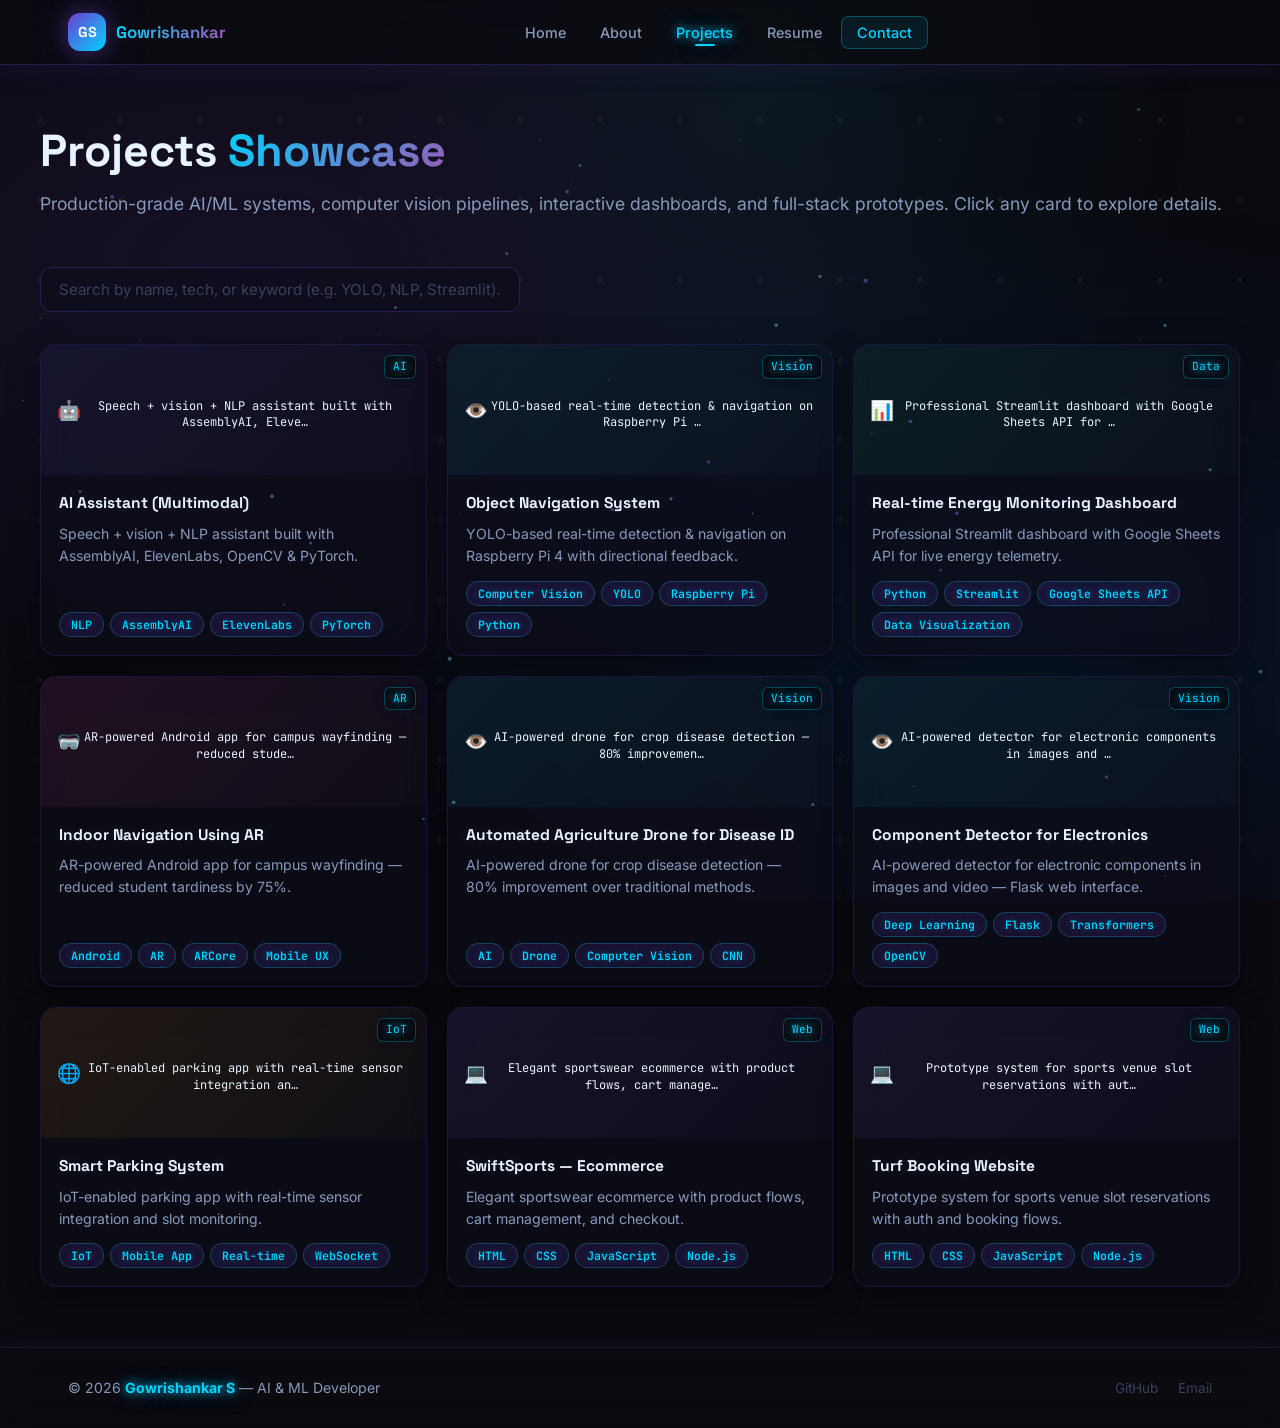
<file: projects.html>
<!doctype html>
<html lang="en">
<head>
  <meta charset="utf-8" />
  <meta name="viewport" content="width=device-width,initial-scale=1" />
  <title>Projects — Gowrishankar S</title>
  <meta name="description" content="AI/ML Projects by Gowrishankar S — Computer vision, edge inference, multimodal AI, and more.">
  <link rel="preconnect" href="https://fonts.googleapis.com">
  <link rel="preconnect" href="https://fonts.gstatic.com" crossorigin>
  <link href="https://fonts.googleapis.com/css2?family=Inter:wght@300;400;500;600;700&family=Space+Grotesk:wght@400;500;600;700&family=JetBrains+Mono:wght@400;500&display=swap" rel="stylesheet">
  <link rel="stylesheet" href="assets/style.css">
</head>
<body>
  <canvas id="cursorTrail" class="cursor-canvas" aria-hidden="true"></canvas>
  <canvas id="globalParticles" class="global-canvas" aria-hidden="true"></canvas>

  <header class="site-header" role="banner">
    <div class="container header-inner">
      <a class="brand" href="index.html" aria-label="Gowrishankar home">
        <div class="brand-logo">GS</div>
        <span class="brand-name">Gowrishankar</span>
      </a>
      <nav class="nav" role="navigation" aria-label="Primary">
        <a href="index.html" class="nav-link">Home</a>
        <a href="about.html" class="nav-link">About</a>
        <a href="projects.html" class="nav-link active">Projects</a>
        <a href="resume.html" class="nav-link">Resume</a>
        <a href="contact.html" class="nav-link cta">Contact</a>
      </nav>
      <div class="header-actions">
        <button class="icon-btn mobile-only" id="menuBtn" aria-expanded="false" aria-controls="mobileMenu" aria-label="Toggle menu">
          <svg width="18" height="18" viewBox="0 0 24 24" fill="none" stroke="currentColor" stroke-width="2"><line x1="4" y1="6" x2="20" y2="6"/><line x1="4" y1="12" x2="20" y2="12"/><line x1="4" y1="18" x2="20" y2="18"/></svg>
        </button>
      </div>
    </div>
    <div id="mobileMenu" class="mobile-menu" hidden>
      <a href="index.html">Home</a>
      <a href="about.html">About</a>
      <a href="projects.html">Projects</a>
      <a href="resume.html">Resume</a>
      <a href="contact.html">Contact</a>
    </div>
  </header>

  <main class="container page" id="main">
    <div class="page-header" data-reveal>
      <h1>Projects <span class="grad-text">Showcase</span></h1>
      <p class="lead">Production-grade AI/ML systems, computer vision pipelines, interactive dashboards, and full-stack prototypes. Click any card to explore details.</p>
    </div>

    <div class="filter-row">
      <input id="filterInput" class="filter-input" placeholder="Search by name, tech, or keyword (e.g. YOLO, NLP, Streamlit)…" aria-label="Filter projects" />
    </div>

    <section id="projectsGrid" class="projects-grid" aria-live="polite" aria-label="Projects list">
      <!-- Injected by script -->
    </section>

    <!-- Modal -->
    <div id="projectModal" class="modal" aria-hidden="true" role="dialog" aria-modal="true">
      <div class="modal-panel" role="document">
        <button class="modal-close" aria-label="Close modal">✕</button>
        <div class="modal-body">
          <div class="modal-header">
            <h3 id="modalTitle"></h3>
            <p id="modalSubtitle" class="muted small"></p>
          </div>
          <p id="modalDesc" class="modal-desc"></p>
          <div class="modal-tech">
            <h4>Tech & Tools</h4>
            <ul id="modalTechList"></ul>
          </div>
          <pre id="modalCode" class="code-block" aria-hidden="true"></pre>
          <div class="modal-actions">
            <a id="modalDemo" class="btn btn-primary" href="#" target="_blank" rel="noopener">Live Demo</a>
            <a id="modalRepo" class="btn btn-outline" href="#" target="_blank" rel="noopener">GitHub →</a>
          </div>
        </div>
      </div>
    </div>
  </main>

  <footer class="site-footer">
    <div class="container footer-inner">
      <div class="footer-left">
        <p>© 2026 <strong>Gowrishankar S</strong> — AI & ML Developer</p>
      </div>
      <div class="footer-right">
        <a href="https://github.com/gowrishankar2705" target="_blank" rel="noopener">GitHub</a>
        <a href="mailto:gowrishankars27@outlook.com">Email</a>
      </div>
    </div>
  </footer>

  <script>
    window.__PROJECTS_DATA__ = [
      {
        id:'ai-assistant',title:'AI Assistant (Multimodal)',
        short:'Speech + vision + NLP assistant built with AssemblyAI, ElevenLabs, OpenCV & PyTorch.',
        desc:'Integrates speech recognition, computer vision, and natural language processing for an interactive AI experience. Powered by AssemblyAI for transcription, ElevenLabs for voice synthesis, OpenCV for real-time vision, and YOLOv8 for object awareness.',
        tech:['NLP','AssemblyAI','ElevenLabs','PyTorch','YOLOv8','OpenCV','Python'],
        category:'AI',
        repo:'https://github.com/gowrishankar2705/ai_assistant',
        code:"transcript = assemblyai.transcribe(audio)\nresponse = nlp_model.generate(transcript)\nplay_audio(elevenlabs.synthesize(response))"
      },
      {
        id:'object-navigation',title:'Object Navigation System',
        short:'YOLO-based real-time detection & navigation on Raspberry Pi 4 with directional feedback.',
        desc:'Computer vision system using YOLO for real-time object detection and navigation on Raspberry Pi 4. Provides directional audio feedback and obstacle alerts to assist visually impaired users with sub-20ms inference on edge hardware.',
        tech:['Computer Vision','YOLO','Raspberry Pi','Python','Edge AI','GPIO'],
        category:'Vision',
        repo:'https://github.com/gowrishankar2705/object-navigation',
        code:"detections = model(frame)\nfor d in detections:\n    if d.conf > 0.5:\n        speak(direction_for(d))"
      },
      {
        id:'energy-dashboard',title:'Real-time Energy Monitoring Dashboard',
        short:'Professional Streamlit dashboard with Google Sheets API for live energy telemetry.',
        desc:'Real-time energy monitoring platform connected to Google Sheets for live telemetry. Features automated polling every 10 seconds, live charts, configurable alert thresholds, and exportable summaries for operational energy insights.',
        tech:['Python','Streamlit','Google Sheets API','Data Visualization','GitHub'],
        category:'Data',
        repo:'https://github.com/gowrishankar2705/Energy_Monitoring-System',
        code:"with st.empty():\n    while True:\n        df = fetch_from_sheets(sheet_id)\n        st.line_chart(df['power'])\n        time.sleep(10)"
      },
      {
        id:'indoor-ar',title:'Indoor Navigation Using AR',
        short:'AR-powered Android app for campus wayfinding — reduced student tardiness by 75%.',
        desc:'Indoor navigation Android app using AR technology deployed across a college campus. AR anchor placement guides students to classrooms and facilities, achieving a 75% reduction in student tardiness through turn-by-turn spatial guidance.',
        tech:['Android','AR','ARCore','Mobile UX','Unity','Campus Tech'],
        category:'AR',
        repo:'#',
        code:"// AR anchor placement & route guidance\nanchor = arSession.createAnchor(location)\nrenderRoute(anchor, destinationPath)"
      },
      {
        id:'agri-drone',title:'Automated Agriculture Drone for Disease ID',
        short:'AI-powered drone for crop disease detection — 80% improvement over traditional methods.',
        desc:'Drone-based disease detection pipeline using AI/ML models on aerial imagery captured during autonomous flights. Collaborated with agricultural researchers to fine-tune CNNs on crop imagery, achieving an 80% improvement in detection rates.',
        tech:['AI','Drone','Computer Vision','CNN','Research','Python'],
        category:'Vision',
        repo:'#',
        code:"images = drone.capture_grid(altitude=30)\npreds = disease_model.predict_batch(images)\nreport = aggregate_heatmap(preds)"
      },
      {
        id:'component-detector',title:'Component Detector for Electronics',
        short:'AI-powered detector for electronic components in images and video — Flask web interface.',
        desc:'Object detection system identifying and classifying electronic components from images and live camera feeds. Features a Flask web interface for batch uploads, live mode, and confidence-based filtering for PCB assembly and repair workflows.',
        tech:['Deep Learning','Flask','Transformers','OpenCV','PyTorch','TensorFlow'],
        category:'Vision',
        repo:'https://github.com/gowrishankar2705/Component-Detector',
        code:"preds = detector.predict(image)\nfor p in preds:\n    annotate(image, p.box, p.label, p.conf)"
      },
      {
        id:'smart-parking',title:'Smart Parking System',
        short:'IoT-enabled parking app with real-time sensor integration and slot monitoring.',
        desc:'Smart parking management system integrating hardware sensors with a mobile-first interface. Provides real-time parking slot availability, reducing manual intervention and helping drivers find spots faster.',
        tech:['IoT','Mobile App','Real-time','WebSocket','Node.js','Sensors'],
        category:'IoT',
        repo:'#',
        code:"socket.on('slotUpdate', data => {\n  updateUI(data.slotId, data.status)\n  notify(data)\n})"
      },
      {
        id:'swiftspots',title:'SwiftSports — Ecommerce',
        short:'Elegant sportswear ecommerce with product flows, cart management, and checkout.',
        desc:'Full-featured sportswear ecommerce prototype built with a Node.js backend. Includes product browsing, cart management, checkout flow prototyping, and a clean responsive frontend.',
        tech:['HTML','CSS','JavaScript','Node.js','UI/UX','GitHub'],
        category:'Web',
        repo:'https://github.com/gowrishankar2705/swiftspotrs',
        code:"fetch('/api/products')\n  .then(r => r.json())\n  .then(renderProducts)"
      },
      {
        id:'turf-booking',title:'Turf Booking Website',
        short:'Prototype system for sports venue slot reservations with auth and booking flows.',
        desc:'A prototype turf booking system for sports venues. Supports user signup, login, and real-time slot reservation with conflict detection. Designed as a minimal, extendable booking platform.',
        tech:['HTML','CSS','JavaScript','Node.js','Auth','Booking UX'],
        category:'Web',
        repo:'https://github.com/gowrishankar2705/turfbooking',
        code:"POST /book\n{ userId, turfId, slot }\n→ 200 if available\n→ 409 if conflict"
      }
    ];
  </script>

  <script>
    (function(){
      const grid = document.getElementById('projectsGrid');
      const filterInput = document.getElementById('filterInput');
      const data = window.__PROJECTS_DATA__ || [];

      const categoryColors = {AI:'#6366f1',Vision:'#06b6d4',Data:'#10b981',AR:'#ec4899',IoT:'#f59e0b',Web:'#8b5cf6'};

      function createCard(p){
        const card = document.createElement('article');
        card.className = 'project-card';
        card.tabIndex = 0;
        card.setAttribute('data-tags', (p.tech.join(' ')+' '+p.title+' '+p.desc).toLowerCase());
        const color = categoryColors[p.category] || '#6366f1';
        card.innerHTML = `
          <div class="project-media" style="background:linear-gradient(135deg,${color}18,${color}05);">
            <span style="color:${color};font-size:1.2rem;">${{AI:'🤖',Vision:'👁️',Data:'📊',AR:'🥽',IoT:'🌐',Web:'💻'}[p.category]||'⚡'}</span>
            <span style="display:block;margin-top:8px;font-size:0.75rem;">${p.short.substring(0,60)}…</span>
            <span class="project-media-tag">${p.category||'Project'}</span>
          </div>
          <div class="project-body">
            <h4>${p.title}</h4>
            <p class="muted">${p.short}</p>
            <div class="project-tags">${p.tech.slice(0,4).map(t=>`<span class="tag">${t}</span>`).join('')}</div>
          </div>
        `;
        card.addEventListener('click', ()=>openModal(p));
        card.addEventListener('keydown', e=>{ if(e.key==='Enter') openModal(p); });
        return card;
      }

      function render(list){
        grid.innerHTML='';
        if(!list.length){ grid.innerHTML='<p class="muted">No projects match. Try a different search.</p>'; return; }
        list.forEach(p=>grid.appendChild(createCard(p)));
        if(window.__initTilt) window.__initTilt();
      }
      render(data);

      filterInput?.addEventListener('input', e=>{
        const q = e.target.value.trim().toLowerCase();
        if(!q) return render(data);
        render(data.filter(p=>p.title.toLowerCase().includes(q)||p.tech.join(' ').toLowerCase().includes(q)||p.desc.toLowerCase().includes(q)));
      });

      const modal=document.getElementById('projectModal');
      const modalTitle=document.getElementById('modalTitle');
      const modalSubtitle=document.getElementById('modalSubtitle');
      const modalDesc=document.getElementById('modalDesc');
      const modalTechList=document.getElementById('modalTechList');
      const modalCode=document.getElementById('modalCode');
      const modalDemo=document.getElementById('modalDemo');
      const modalRepo=document.getElementById('modalRepo');
      const closeBtn=modal.querySelector('.modal-close');

      function openModal(p){
        modalTitle.textContent=p.title;
        modalSubtitle.textContent=p.short;
        modalDesc.textContent=p.desc;
        modalTechList.innerHTML='';
        p.tech.forEach(t=>{ const li=document.createElement('li'); li.textContent=t; modalTechList.appendChild(li); });
        modalCode.textContent=p.code||'';
        if(!p.code) modalCode.style.display='none'; else modalCode.style.display='';
        modalDemo.href=p.demo||'#';
        if(!p.demo||p.demo==='#') modalDemo.style.display='none'; else modalDemo.style.display='';
        modalRepo.href=p.repo||'#';
        modal.classList.add('open'); modal.setAttribute('aria-hidden','false');
        document.body.style.overflow='hidden'; closeBtn?.focus();
      }
      function closeModal(){ modal.classList.remove('open'); modal.setAttribute('aria-hidden','true'); document.body.style.overflow=''; }
      closeBtn.addEventListener('click', closeModal);
      modal.addEventListener('click', e=>{ if(e.target===modal) closeModal(); });
      window.addEventListener('keydown', e=>{ if(e.key==='Escape'&&modal.classList.contains('open')) closeModal(); });
    })();
  </script>

  <script src="assets/main.js" defer></script>
</body>
</html>
</file>
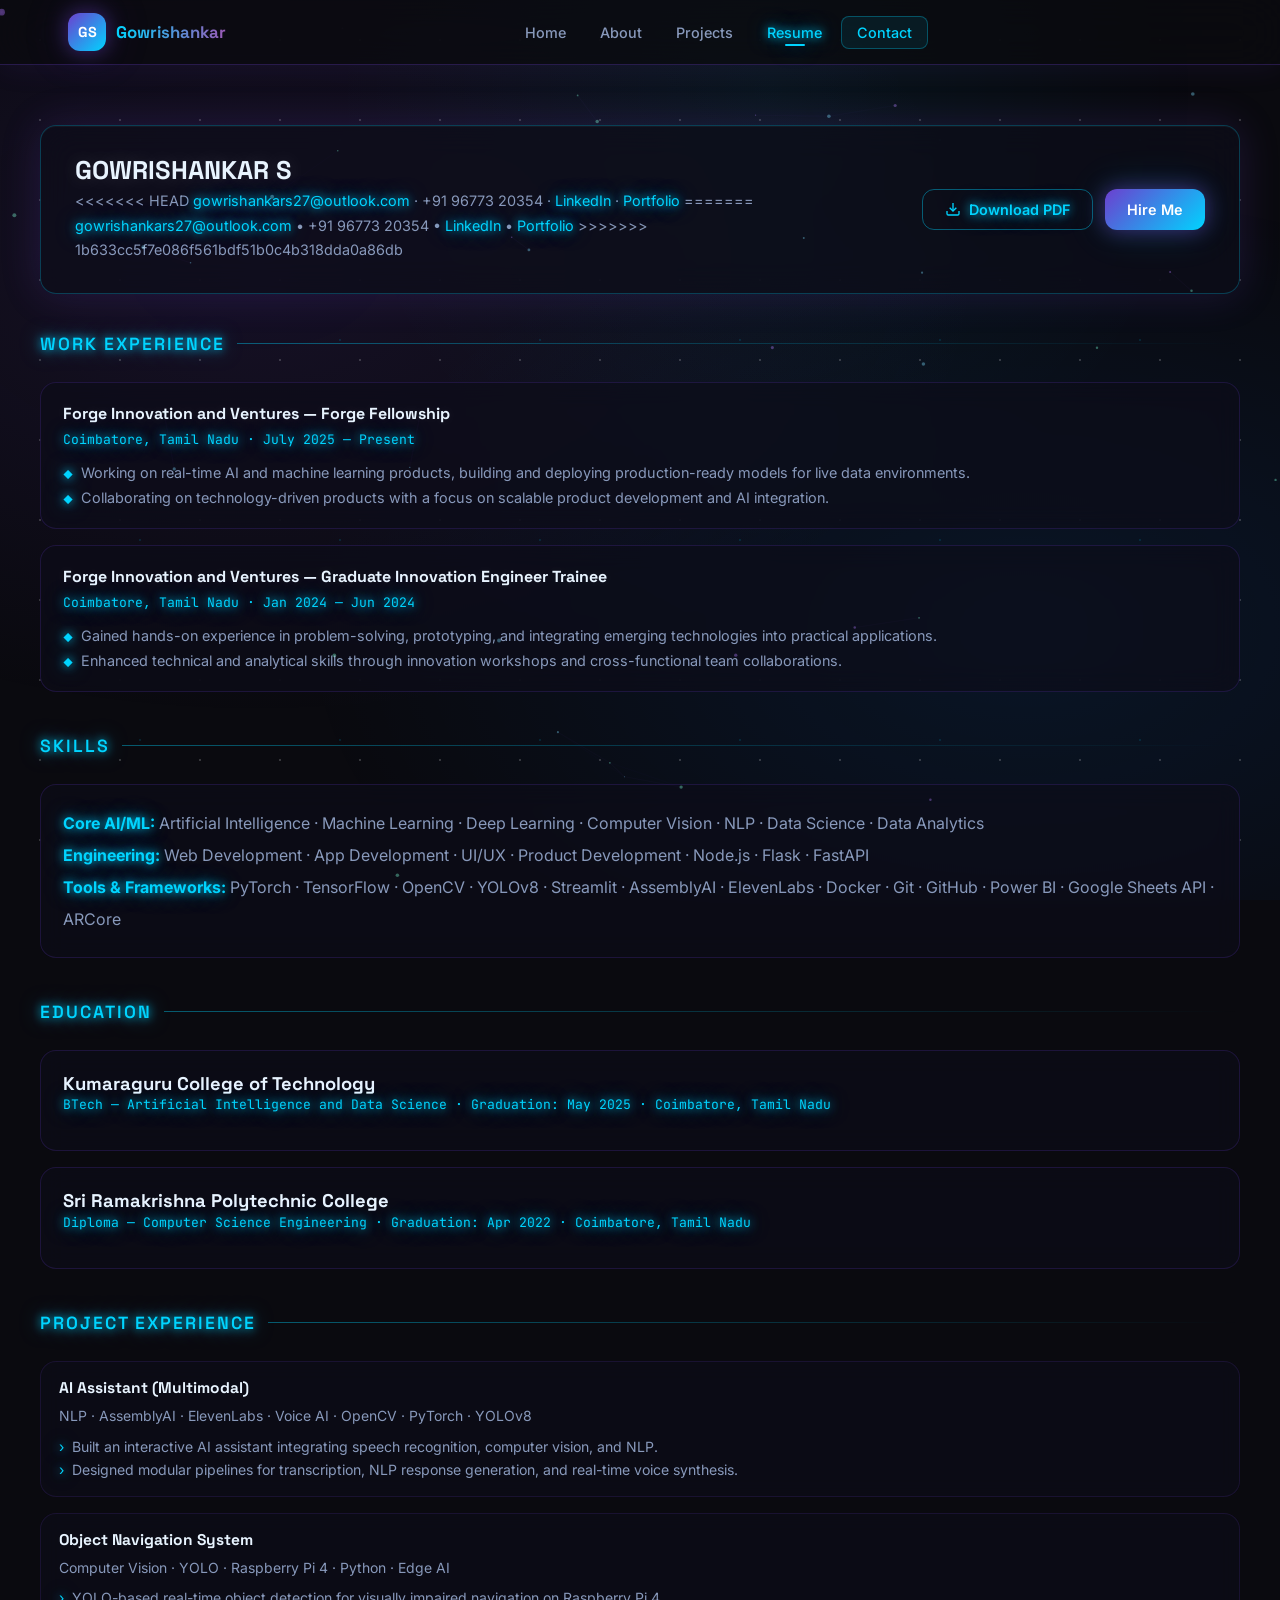
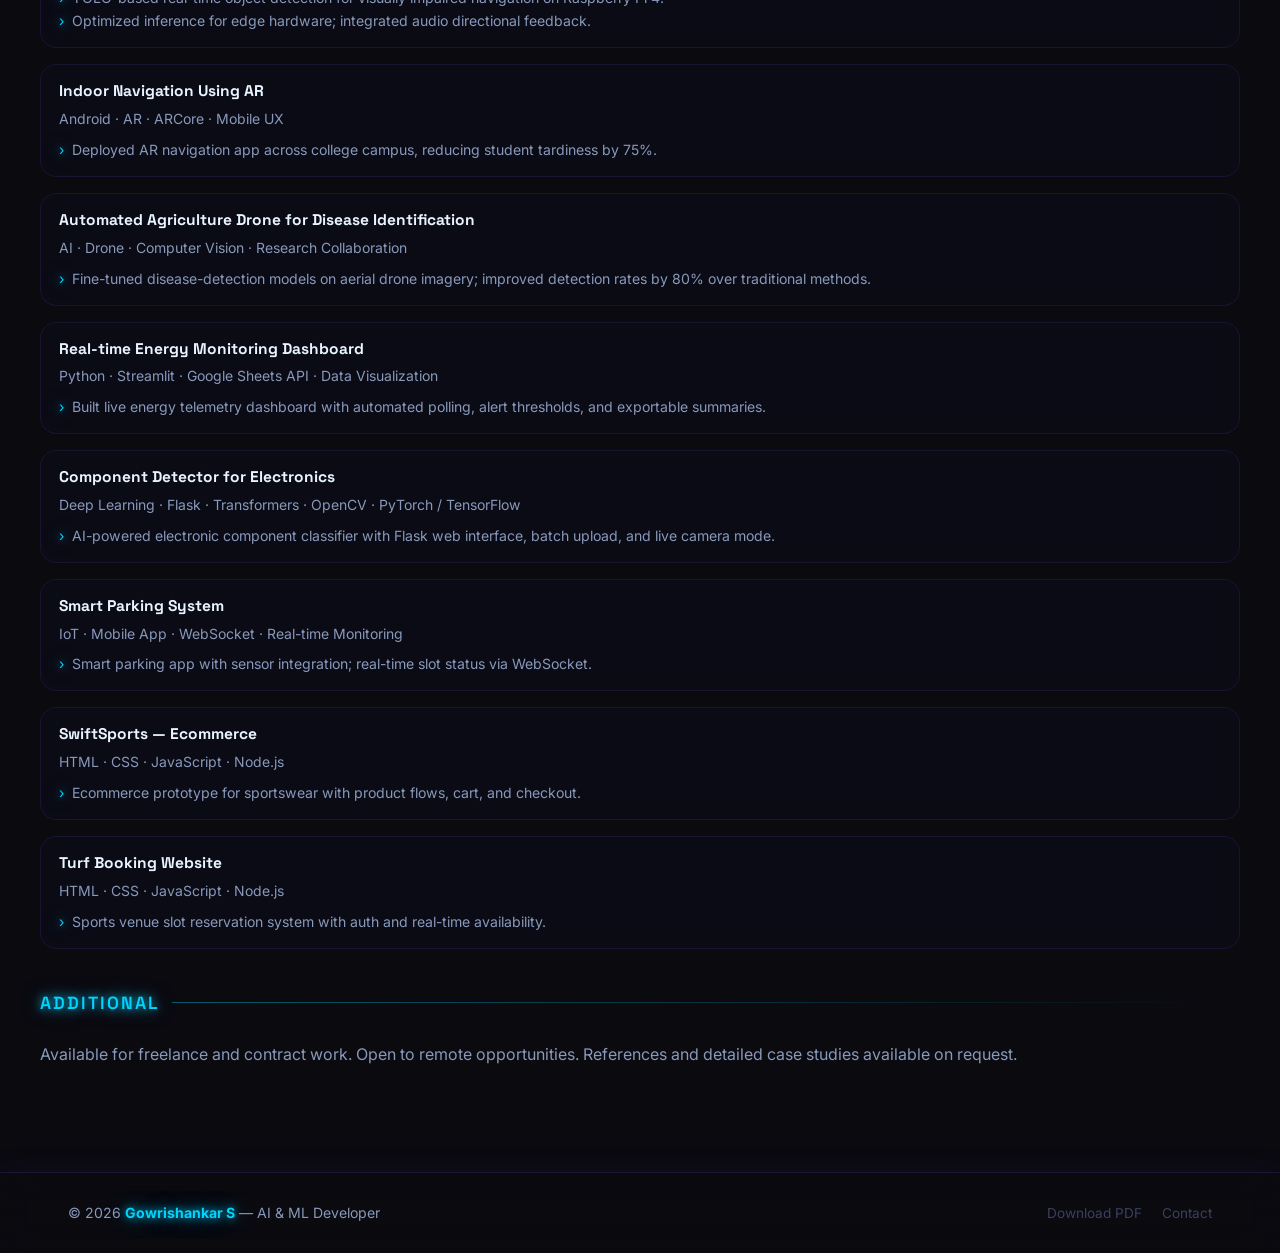
<file: resume.html>
<!doctype html>
<html lang="en">
<head>
  <meta charset="utf-8" />
  <meta name="viewport" content="width=device-width,initial-scale=1" />
  <title>Resume — Gowrishankar S</title>
  <meta name="description" content="Resume of Gowrishankar S — AI/ML Developer. BTech AI & Data Science, Kumaraguru College of Technology.">
  <link rel="preconnect" href="https://fonts.googleapis.com">
  <link rel="preconnect" href="https://fonts.gstatic.com" crossorigin>
  <link href="https://fonts.googleapis.com/css2?family=Inter:wght@300;400;500;600;700&family=Space+Grotesk:wght@400;500;600;700&family=JetBrains+Mono:wght@400;500&display=swap" rel="stylesheet">
  <link rel="stylesheet" href="assets/style.css">
</head>
<body>
  <canvas id="cursorTrail" class="cursor-canvas" aria-hidden="true"></canvas>
  <canvas id="globalParticles" class="global-canvas" aria-hidden="true"></canvas>

  <header class="site-header" role="banner">
    <div class="container header-inner">
      <a class="brand" href="index.html" aria-label="Gowrishankar home">
        <div class="brand-logo">GS</div>
        <span class="brand-name">Gowrishankar</span>
      </a>
      <nav class="nav" role="navigation" aria-label="Primary">
        <a href="index.html" class="nav-link">Home</a>
        <a href="about.html" class="nav-link">About</a>
        <a href="projects.html" class="nav-link">Projects</a>
        <a href="resume.html" class="nav-link active">Resume</a>
        <a href="contact.html" class="nav-link cta">Contact</a>
      </nav>
      <div class="header-actions">
        <button class="icon-btn mobile-only" id="menuBtn" aria-expanded="false" aria-controls="mobileMenu" aria-label="Toggle menu">
          <svg width="18" height="18" viewBox="0 0 24 24" fill="none" stroke="currentColor" stroke-width="2"><line x1="4" y1="6" x2="20" y2="6"/><line x1="4" y1="12" x2="20" y2="12"/><line x1="4" y1="18" x2="20" y2="18"/></svg>
        </button>
      </div>
    </div>
    <div id="mobileMenu" class="mobile-menu" hidden>
      <a href="index.html">Home</a>
      <a href="about.html">About</a>
      <a href="projects.html">Projects</a>
      <a href="resume.html">Resume</a>
      <a href="contact.html">Contact</a>
    </div>
  </header>

  <main id="resume-main" class="container page resume-page" role="main">

    <!-- Header card -->
    <div class="resume-header-card" data-reveal>
      <div class="resume-left">
        <h1 class="resume-name">GOWRISHANKAR S</h1>
        <p class="resume-contact">
<<<<<<< HEAD
          <a href="mailto:gowrishankars27@outlook.com">gowrishankars27@outlook.com</a> ·
          +91 96773 20354 ·
          <a href="https://www.linkedin.com/in/gowrishankar-s-59a782253/" target="_blank" rel="noopener">LinkedIn</a> ·
          <a href="index.html">Portfolio</a>
=======
          <a href="mailto:gowrishankars27@outlook.com">gowrishankars27@outlook.com</a> • +91 96773 20354 • <a href="https://www.linkedin.com/in/gowrishankar-s-59a782253/" aria-label="LinkedIn">LinkedIn</a> • <a href="https://gowrishankars.vercel.app/">Portfolio</a>
>>>>>>> 1b633cc5f7e086f561bdf51b0c4b318dda0a86db
        </p>
      </div>
      <div class="resume-actions">
        <a class="btn btn-outline" href="assets/Gowrishankar.pdf" target="_blank" rel="noopener">
          <svg width="16" height="16" viewBox="0 0 24 24" fill="none" stroke="currentColor" stroke-width="2"><path d="M21 15v4a2 2 0 0 1-2 2H5a2 2 0 0 1-2-2v-4"/><polyline points="7 10 12 15 17 10"/><line x1="12" y1="15" x2="12" y2="3"/></svg>
          Download PDF
        </a>
        <a class="btn btn-primary" href="contact.html">Hire Me</a>
      </div>
    </div>

    <!-- Work Experience -->
    <section class="resume-section" data-reveal>
      <h2 class="section-title">Work Experience</h2>

      <article class="job">
        <h3>Forge Innovation and Ventures — <span style="color:var(--accent)">Forge Fellowship</span></h3>
        <p class="job-meta">Coimbatore, Tamil Nadu · July 2025 — Present</p>
        <ul>
          <li>Working on real-time AI and machine learning products, building and deploying production-ready models for live data environments.</li>
          <li>Collaborating on technology-driven products with a focus on scalable product development and AI integration.</li>
        </ul>
      </article>

      <article class="job">
        <h3>Forge Innovation and Ventures — <span style="color:var(--accent)">Graduate Innovation Engineer Trainee</span></h3>
        <p class="job-meta">Coimbatore, Tamil Nadu · Jan 2024 — Jun 2024</p>
        <ul>
          <li>Gained hands-on experience in problem-solving, prototyping, and integrating emerging technologies into practical applications.</li>
          <li>Enhanced technical and analytical skills through innovation workshops and cross-functional team collaborations.</li>
        </ul>
      </article>
    </section>

    <!-- Skills -->
    <section class="resume-section" data-reveal>
      <h2 class="section-title">Skills</h2>
      <p class="skills-list">
        <strong>Core AI/ML:</strong> Artificial Intelligence · Machine Learning · Deep Learning · Computer Vision · NLP · Data Science · Data Analytics<br>
        <strong>Engineering:</strong> Web Development · App Development · UI/UX · Product Development · Node.js · Flask · FastAPI<br>
        <strong>Tools & Frameworks:</strong> PyTorch · TensorFlow · OpenCV · YOLOv8 · Streamlit · AssemblyAI · ElevenLabs · Docker · Git · GitHub · Power BI · Google Sheets API · ARCore
      </p>
    </section>

    <!-- Education -->
    <section class="resume-section" data-reveal>
      <h2 class="section-title">Education</h2>

      <div class="edu">
        <h3>Kumaraguru College of Technology</h3>
        <p class="job-meta">BTech — Artificial Intelligence and Data Science · Graduation: May 2025 · Coimbatore, Tamil Nadu</p>
      </div>

      <div class="edu" style="margin-top:12px;">
        <h3>Sri Ramakrishna Polytechnic College</h3>
        <p class="job-meta">Diploma — Computer Science Engineering · Graduation: Apr 2022 · Coimbatore, Tamil Nadu</p>
      </div>
    </section>

    <!-- Project Experience -->
    <section class="resume-section" data-reveal>
      <h2 class="section-title">Project Experience</h2>

      <article class="project">
        <h3>AI Assistant (Multimodal)</h3>
        <p class="muted small">NLP · AssemblyAI · ElevenLabs · Voice AI · OpenCV · PyTorch · YOLOv8</p>
        <ul>
          <li>Built an interactive AI assistant integrating speech recognition, computer vision, and NLP.</li>
          <li>Designed modular pipelines for transcription, NLP response generation, and real-time voice synthesis.</li>
        </ul>
      </article>

      <article class="project">
        <h3>Object Navigation System</h3>
        <p class="muted small">Computer Vision · YOLO · Raspberry Pi 4 · Python · Edge AI</p>
        <ul>
          <li>YOLO-based real-time object detection for visually impaired navigation on Raspberry Pi 4.</li>
          <li>Optimized inference for edge hardware; integrated audio directional feedback.</li>
        </ul>
      </article>

      <article class="project">
        <h3>Indoor Navigation Using AR</h3>
        <p class="muted small">Android · AR · ARCore · Mobile UX</p>
        <ul>
          <li>Deployed AR navigation app across college campus, reducing student tardiness by 75%.</li>
        </ul>
      </article>

      <article class="project">
        <h3>Automated Agriculture Drone for Disease Identification</h3>
        <p class="muted small">AI · Drone · Computer Vision · Research Collaboration</p>
        <ul>
          <li>Fine-tuned disease-detection models on aerial drone imagery; improved detection rates by 80% over traditional methods.</li>
        </ul>
      </article>

      <article class="project">
        <h3>Real-time Energy Monitoring Dashboard</h3>
        <p class="muted small">Python · Streamlit · Google Sheets API · Data Visualization</p>
        <ul>
          <li>Built live energy telemetry dashboard with automated polling, alert thresholds, and exportable summaries.</li>
        </ul>
      </article>

      <article class="project">
        <h3>Component Detector for Electronics</h3>
        <p class="muted small">Deep Learning · Flask · Transformers · OpenCV · PyTorch / TensorFlow</p>
        <ul>
          <li>AI-powered electronic component classifier with Flask web interface, batch upload, and live camera mode.</li>
        </ul>
      </article>

      <article class="project">
        <h3>Smart Parking System</h3>
        <p class="muted small">IoT · Mobile App · WebSocket · Real-time Monitoring</p>
        <ul>
          <li>Smart parking app with sensor integration; real-time slot status via WebSocket.</li>
        </ul>
      </article>

      <article class="project">
        <h3>SwiftSports — Ecommerce</h3>
        <p class="muted small">HTML · CSS · JavaScript · Node.js</p>
        <ul><li>Ecommerce prototype for sportswear with product flows, cart, and checkout.</li></ul>
      </article>

      <article class="project">
        <h3>Turf Booking Website</h3>
        <p class="muted small">HTML · CSS · JavaScript · Node.js</p>
        <ul><li>Sports venue slot reservation system with auth and real-time availability.</li></ul>
      </article>
    </section>

    <!-- Additional -->
    <section class="resume-section" data-reveal>
      <h2 class="section-title">Additional</h2>
      <p class="muted">Available for freelance and contract work. Open to remote opportunities. References and detailed case studies available on request.</p>
    </section>

  </main>

  <footer class="site-footer">
    <div class="container footer-inner">
      <div class="footer-left">
        <p>© 2026 <strong>Gowrishankar S</strong> — AI & ML Developer</p>
      </div>
      <div class="footer-right">
        <a href="assets/Gowrishankar.pdf" target="_blank" rel="noopener">Download PDF</a>
        <a href="contact.html">Contact</a>
      </div>
    </div>
  </footer>

  <script src="assets/main.js" defer></script>
</body>
</html>
</file>
<file: assets/style.css>
/* ================================================================
   GOWRISHANKAR — Antigravity / Floating in Space Theme
   ================================================================ */

@import url('https://fonts.googleapis.com/css2?family=Inter:wght@300;400;500;600;700&family=Space+Grotesk:wght@400;500;600;700&family=JetBrains+Mono:wght@400;500&display=swap');

/* ── Custom scrollbar ── */
::-webkit-scrollbar { width: 6px; }
::-webkit-scrollbar-track { background: #0a0a0f; }
::-webkit-scrollbar-thumb { background: #6c3fcf; border-radius: 4px; }
::-webkit-scrollbar-thumb:hover { background: #9b59b6; }
* { scrollbar-width: thin; scrollbar-color: #6c3fcf #0a0a0f; }

/* ── CSS Variables ── */
:root {
  --bg:      #0a0a0f;
  --bg2:     #0d0d1a;
  --panel:   rgba(13, 13, 26, 0.75);
  --border:  rgba(108, 63, 207, 0.25);
  --border-glow: rgba(0, 212, 255, 0.5);

  --purple:  #6c3fcf;
  --purple2: #9b59b6;
  --cyan:    #00d4ff;
  --blue:    #0077ff;
  --white:   #e8f4ff;
  --muted:   #8899bb;
  --faint:   #3a4060;

  --glow-purple: 0 0 20px rgba(108,63,207,0.5), 0 0 50px rgba(108,63,207,0.2);
  --glow-cyan:   0 0 20px rgba(0,212,255,0.5), 0 0 50px rgba(0,212,255,0.2);
  --glow-blue:   0 0 20px rgba(0,119,255,0.4);
  --text-glow-cyan:   0 0 10px rgba(0,212,255,0.9), 0 0 20px rgba(0,212,255,0.5);
  --text-glow-purple: 0 0 10px rgba(155,89,182,0.9), 0 0 20px rgba(155,89,182,0.5);

  --radius: 16px;
  --radius-sm: 10px;
  --max: 1200px;
  --ease: cubic-bezier(.2,.9,.3,1);
  --mono: 'JetBrains Mono', ui-monospace, monospace;
}

/* ── Float keyframes ── */
@keyframes float {
  0%, 100% { transform: translateY(0px); }
  50%       { transform: translateY(-10px); }
}
@keyframes float-slow {
  0%, 100% { transform: translateY(0px); }
  50%       { transform: translateY(-6px); }
}
@keyframes pulse-glow {
  0%, 100% { box-shadow: 0 0 12px rgba(0,212,255,0.4), 0 0 24px rgba(108,63,207,0.2); }
  50%       { box-shadow: 0 0 24px rgba(0,212,255,0.8), 0 0 48px rgba(108,63,207,0.5); }
}
@keyframes pulse-border {
  0%, 100% { border-color: rgba(0,212,255,0.3); }
  50%       { border-color: rgba(0,212,255,0.9); }
}
@keyframes neon-pulse {
  0%, 100% { box-shadow: 0 0 8px rgba(0,212,255,0.6), 0 0 18px rgba(108,63,207,0.3); }
  50%       { box-shadow: 0 0 18px rgba(0,212,255,1), 0 0 40px rgba(108,63,207,0.7); }
}
@keyframes grad-shift {
  0%   { background-position: 0% 50%; }
  50%  { background-position: 100% 50%; }
  100% { background-position: 0% 50%; }
}
@keyframes star-twinkle {
  0%, 100% { opacity: 0.4; }
  50%       { opacity: 1; }
}
@keyframes spin-slow {
  from { transform: rotate(0deg); }
  to   { transform: rotate(360deg); }
}

/* ── Reset ── */
*, *::before, *::after { box-sizing: border-box; margin: 0; padding: 0; }
html { scroll-behavior: smooth; }

/* ── Body & Space background ── */
body {
  font-family: 'Inter', system-ui, sans-serif;
  background: var(--bg);
  color: var(--white);
  min-height: 100vh;
  -webkit-font-smoothing: antialiased;
  -moz-osx-font-smoothing: grayscale;
  overflow-x: hidden;
}

/* Starfield background layer */
body::before {
  content: '';
  position: fixed;
  inset: 0;
  background:
    radial-gradient(ellipse at 20% 30%, rgba(108,63,207,0.12) 0%, transparent 50%),
    radial-gradient(ellipse at 80% 70%, rgba(0,119,255,0.10) 0%, transparent 50%),
    radial-gradient(ellipse at 60% 10%, rgba(0,212,255,0.06) 0%, transparent 40%);
  pointer-events: none;
  z-index: 0;
  animation: float-slow 12s ease-in-out infinite;
}

/* Subtle grid / star dots */
body::after {
  content: '';
  position: fixed;
  inset: 0;
  background-image:
    radial-gradient(circle, rgba(255,255,255,0.18) 1px, transparent 1px),
    radial-gradient(circle, rgba(0,212,255,0.12) 1px, transparent 1px);
  background-size: 80px 80px, 200px 200px;
  background-position: 0 0, 40px 40px;
  pointer-events: none;
  z-index: 0;
}

/* ── Container ── */
.container { max-width: var(--max); margin: 0 auto; padding: 0 28px; position: relative; z-index: 2; }

/* ── Canvases ── */
.cursor-canvas { position: fixed; inset: 0; width: 100%; height: 100%; pointer-events: none; z-index: 9999; }
.global-canvas { position: fixed; inset: 0; width: 100%; height: 100%; pointer-events: none; z-index: 3; mix-blend-mode: screen; opacity: 0.7; }

/* ── Header ── */
.site-header {
  position: sticky; top: 0; z-index: 100;
  background: rgba(10,10,15,0.7);
  backdrop-filter: blur(24px);
  -webkit-backdrop-filter: blur(24px);
  border-bottom: 1px solid rgba(108,63,207,0.3);
  box-shadow: 0 2px 30px rgba(108,63,207,0.1);
}
.header-inner { display: flex; align-items: center; justify-content: space-between; gap: 16px; height: 64px; }

/* Brand */
.brand { display: flex; align-items: center; gap: 10px; text-decoration: none; }
.brand-logo {
  width: 38px; height: 38px; border-radius: 12px;
  background: linear-gradient(135deg, var(--purple), var(--cyan));
  display: flex; align-items: center; justify-content: center;
  font-family: 'Space Grotesk', sans-serif; font-weight: 700; font-size: 0.9rem;
  color: #fff;
  box-shadow: var(--glow-purple);
  animation: float 6s ease-in-out infinite;
  flex-shrink: 0;
}
.brand-name {
  font-family: 'Space Grotesk', sans-serif; font-weight: 700; font-size: 1.05rem;
  background: linear-gradient(90deg, var(--cyan), var(--purple2));
  -webkit-background-clip: text; background-clip: text; -webkit-text-fill-color: transparent;
  text-shadow: none;
}

/* Nav */
.nav { display: flex; align-items: center; gap: 4px; }
.nav-link {
  color: var(--muted); text-decoration: none; padding: 7px 15px; border-radius: 8px;
  font-weight: 500; font-size: 0.9rem; transition: all .25s;
  position: relative;
}
.nav-link:hover { color: var(--cyan); text-shadow: var(--text-glow-cyan); background: rgba(0,212,255,0.07); }
.nav-link.active { color: var(--cyan); text-shadow: var(--text-glow-cyan); }
.nav-link.active::after {
  content: ''; position: absolute; bottom: 2px; left: 50%; transform: translateX(-50%);
  width: 20px; height: 2px; border-radius: 2px;
  background: var(--cyan);
  box-shadow: var(--glow-cyan);
}
.nav-link.cta {
  color: var(--cyan); background: rgba(0,212,255,0.08);
  border: 1px solid rgba(0,212,255,0.3);
  animation: pulse-border 3s ease-in-out infinite;
}
.nav-link.cta:hover { background: rgba(0,212,255,0.15); box-shadow: var(--glow-cyan); }

.header-actions { display: flex; align-items: center; gap: 8px; }
.icon-btn {
  background: transparent; border: 1px solid var(--border); color: var(--muted);
  padding: 7px; border-radius: 8px; cursor: pointer; display: flex; align-items: center;
  transition: all .25s;
}
.icon-btn:hover { color: var(--cyan); border-color: rgba(0,212,255,0.5); box-shadow: var(--glow-cyan); }
.mobile-only { display: none; }

/* Mobile menu */
.mobile-menu {
  background: rgba(13,13,26,0.95); border-bottom: 1px solid var(--border);
  backdrop-filter: blur(16px); padding: 12px 28px;
}
.mobile-menu a { display: block; padding: 10px 0; color: var(--muted); text-decoration: none; font-weight: 500; border-bottom: 1px solid rgba(108,63,207,0.1); }
.mobile-menu a:hover { color: var(--cyan); }

/* ── Typography ── */
h1, h2, h3, h4 { font-family: 'Space Grotesk', sans-serif; font-weight: 700; line-height: 1.15; }
h1 { font-size: clamp(1.8rem, 4vw, 2.8rem); }
h2 { font-size: clamp(1.4rem, 3vw, 2rem); }
h3 { font-size: 1.15rem; }
p { line-height: 1.7; }

.section-title {
  font-size: 1.1rem; font-weight: 600; text-transform: uppercase; letter-spacing: 2px;
  color: var(--cyan); text-shadow: var(--text-glow-cyan);
  margin-bottom: 28px; display: flex; align-items: center; gap: 12px;
}
.section-title::after {
  content: ''; flex: 1; height: 1px;
  background: linear-gradient(90deg, rgba(0,212,255,0.4), transparent);
}

.lead { color: var(--muted); font-size: 1.1rem; line-height: 1.75; }
.muted { color: var(--muted); }
.small { font-size: 0.875rem; }
.sr-only { position: absolute; width: 1px; height: 1px; overflow: hidden; clip: rect(0,0,0,0); white-space: nowrap; }

/* ── Gradient text ── */
.grad-text {
  background: linear-gradient(135deg, var(--cyan), var(--purple2));
  -webkit-background-clip: text; background-clip: text; -webkit-text-fill-color: transparent;
}
.grad-text-warm {
  background: linear-gradient(135deg, #f59e0b, #ec4899);
  -webkit-background-clip: text; background-clip: text; -webkit-text-fill-color: transparent;
}

/* ── Buttons ── */
.btn {
  display: inline-flex; align-items: center; gap: 8px; border-radius: 12px;
  padding: 11px 22px; text-decoration: none; font-weight: 600; cursor: pointer;
  border: 0; font-family: 'Inter', sans-serif; font-size: 0.9rem; transition: all .25s var(--ease);
}
.btn-primary {
  background: linear-gradient(135deg, var(--purple), var(--cyan));
  color: #fff;
  box-shadow: 0 0 20px rgba(108,63,207,0.5), 0 0 40px rgba(0,212,255,0.2);
  animation: neon-pulse 3s ease-in-out infinite;
}
.btn-primary:hover {
  transform: translateY(-3px) scale(1.04);
  box-shadow: 0 0 30px rgba(0,212,255,0.9), 0 0 60px rgba(108,63,207,0.5);
  animation: none;
}
.btn-gold {
  background: linear-gradient(135deg, var(--purple), var(--cyan));
  color: #fff;
  box-shadow: 0 0 20px rgba(108,63,207,0.5);
  animation: neon-pulse 3s ease-in-out infinite;
}
.btn-gold:hover {
  transform: translateY(-3px) scale(1.04);
  box-shadow: 0 0 30px rgba(0,212,255,0.9), 0 0 60px rgba(108,63,207,0.5);
  animation: none;
}
.btn-outline {
  background: transparent;
  border: 1px solid rgba(0,212,255,0.4);
  color: var(--cyan);
  text-shadow: var(--text-glow-cyan);
  animation: pulse-border 3s ease-in-out infinite;
}
.btn-outline:hover {
  transform: translateY(-3px) scale(1.03);
  background: rgba(0,212,255,0.08);
  box-shadow: var(--glow-cyan);
  animation: none;
}
.btn-sm { padding: 8px 14px; font-size: 0.85rem; }

.tag {
  display: inline-flex; align-items: center; padding: 4px 11px; border-radius: 99px;
  font-size: 0.78rem; font-weight: 600; font-family: var(--mono);
  background: rgba(108,63,207,0.15); color: var(--cyan);
  border: 1px solid rgba(0,212,255,0.25);
  text-shadow: 0 0 8px rgba(0,212,255,0.4);
}

/* ── Glassmorphism card ── */
.glass {
  background: rgba(13,13,26,0.6);
  border: 1px solid rgba(108,63,207,0.3);
  backdrop-filter: blur(16px);
  -webkit-backdrop-filter: blur(16px);
  box-shadow: 0 8px 32px rgba(0,0,0,0.4), inset 0 1px 0 rgba(255,255,255,0.04);
}

/* ── Hero ── */
.hero {
  display: grid; grid-template-columns: 1fr 1fr; gap: 60px;
  align-items: center; padding: 80px 0 60px;
}
.hero-eyebrow {
  display: inline-flex; align-items: center; gap: 8px;
  background: rgba(0,212,255,0.08); border: 1px solid rgba(0,212,255,0.3);
  border-radius: 99px; padding: 5px 14px; margin-bottom: 20px;
  font-size: 0.82rem; font-weight: 600; font-family: var(--mono); color: var(--cyan);
  text-shadow: var(--text-glow-cyan);
  animation: pulse-border 3s ease-in-out infinite;
}
.hero-eyebrow::before {
  content: ''; width: 8px; height: 8px; border-radius: 50%;
  background: var(--cyan); box-shadow: var(--glow-cyan);
  animation: star-twinkle 2s ease-in-out infinite;
}
.hero-title {
  font-size: clamp(2rem, 4.5vw, 3.2rem); line-height: 1.1; margin-bottom: 20px;
  font-family: 'Space Grotesk', sans-serif; font-weight: 700; color: var(--white);
  text-shadow: 0 0 30px rgba(255,255,255,0.1);
}
.hero-title .line2 {
  display: block;
  background: linear-gradient(135deg, var(--cyan) 0%, var(--purple2) 50%, var(--blue) 100%);
  -webkit-background-clip: text; background-clip: text; -webkit-text-fill-color: transparent;
  background-size: 200% 200%; animation: grad-shift 6s ease infinite;
  filter: drop-shadow(0 0 12px rgba(0,212,255,0.3));
}
.hero-lead { color: var(--muted); font-size: 1.1rem; line-height: 1.75; margin-bottom: 32px; max-width: 520px; }
.hero-ctas { display: flex; gap: 14px; flex-wrap: wrap; margin-bottom: 40px; }
.hero-chips { display: flex; gap: 8px; flex-wrap: wrap; }
.hero-chips .tag { font-size: 0.75rem; animation: float-slow 5s ease-in-out infinite; }
.hero-chips .tag:nth-child(2) { animation-delay: .5s; }
.hero-chips .tag:nth-child(3) { animation-delay: 1s; }
.hero-chips .tag:nth-child(4) { animation-delay: 1.5s; }
.hero-chips .tag:nth-child(5) { animation-delay: 2s; }

/* Hero visual */
.hero-visual { position: relative; animation: float 8s ease-in-out infinite; }
.hero-canvas-wrap {
  position: relative; border-radius: 24px; overflow: hidden;
  border: 1px solid rgba(0,212,255,0.25);
  box-shadow: 0 0 40px rgba(108,63,207,0.3), 0 0 80px rgba(0,212,255,0.1), inset 0 1px 0 rgba(255,255,255,0.05);
  background: rgba(13,13,26,0.8);
}
.hero-canvas { width: 100%; aspect-ratio: 4/3; display: block; }
.hero-float-card {
  position: absolute; bottom: -20px; left: -20px;
  padding: 14px 18px; border-radius: 14px; min-width: 180px;
  animation: float 5s ease-in-out infinite;
}
.hero-float-card2 {
  position: absolute; top: -16px; right: -16px;
  padding: 12px 16px; border-radius: 12px;
  animation: float 5s ease-in-out infinite 2.5s;
}
.float-label { font-size: 0.72rem; color: var(--muted); font-family: var(--mono); margin-bottom: 4px; }
.float-val  { font-weight: 700; font-size: 1.1rem; color: var(--cyan); text-shadow: var(--text-glow-cyan); }
.float-val2 { font-weight: 700; font-size: 1rem; color: var(--purple2); text-shadow: var(--text-glow-purple); }

/* ── Stats bar ── */
.stats-bar {
  display: flex;
  border: 1px solid rgba(108,63,207,0.3); border-radius: var(--radius);
  overflow: hidden; margin: 48px 0;
  background: rgba(13,13,26,0.7);
  backdrop-filter: blur(16px);
  box-shadow: 0 8px 40px rgba(0,0,0,0.4), 0 0 30px rgba(108,63,207,0.1);
}
.stat-item {
  flex: 1; padding: 26px 20px; text-align: center;
  border-right: 1px solid rgba(108,63,207,0.2); position: relative; overflow: hidden;
  transition: background .3s, transform .3s;
}
.stat-item:last-child { border-right: 0; }
.stat-item:hover { background: rgba(0,212,255,0.06); transform: translateY(-4px); }
.stat-item::before {
  content: ''; position: absolute; top: 0; left: 0; right: 0; height: 2px;
  background: linear-gradient(90deg, var(--purple), var(--cyan));
  transform: scaleX(0); transition: transform .35s; box-shadow: var(--glow-cyan);
}
.stat-item:hover::before { transform: scaleX(1); }
.stat-num { display: block; font-size: 2.1rem; font-weight: 800; font-family: 'Space Grotesk', sans-serif; }
.stat-label { display: block; font-size: 0.78rem; color: var(--muted); margin-top: 4px; font-family: var(--mono); }

/* ── Feature Cards ── */
.features { display: grid; grid-template-columns: repeat(3,1fr); gap: 18px; padding: 60px 0; }
.feature-card {
  padding: 26px; border-radius: var(--radius);
  background: rgba(13,13,26,0.65);
  border: 1px solid rgba(108,63,207,0.25);
  backdrop-filter: blur(16px);
  -webkit-backdrop-filter: blur(16px);
  box-shadow: 0 8px 32px rgba(0,0,0,0.4), inset 0 1px 0 rgba(255,255,255,0.04);
  transition: transform .35s var(--ease), box-shadow .35s, border-color .35s;
  animation: float-slow 7s ease-in-out infinite;
  position: relative; overflow: hidden;
}
.feature-card:nth-child(2) { animation-delay: 1s; }
.feature-card:nth-child(3) { animation-delay: 2s; }
.feature-card:nth-child(4) { animation-delay: 3s; }
.feature-card::before {
  content: ''; position: absolute; inset: 0; opacity: 0;
  background: radial-gradient(ellipse at top, rgba(0,212,255,0.08), transparent 60%);
  transition: opacity .35s;
}
.feature-card:hover::before { opacity: 1; }
.feature-card:hover {
  transform: translateY(-10px) scale(1.03);
  box-shadow: 0 20px 60px rgba(0,0,0,0.5), var(--glow-cyan);
  border-color: rgba(0,212,255,0.45);
  animation: none;
}
.feature-icon {
  width: 48px; height: 48px; border-radius: 14px; margin-bottom: 18px;
  display: flex; align-items: center; justify-content: center; font-size: 1.5rem;
  box-shadow: 0 4px 16px rgba(0,0,0,0.3);
}
.fi-1 { background: rgba(108,63,207,0.2); box-shadow: 0 0 12px rgba(108,63,207,0.3); }
.fi-2 { background: rgba(0,212,255,0.15); box-shadow: 0 0 12px rgba(0,212,255,0.3); }
.fi-3 { background: rgba(155,89,182,0.2); box-shadow: 0 0 12px rgba(155,89,182,0.3); }
.fi-4 { background: rgba(0,119,255,0.2); box-shadow: 0 0 12px rgba(0,119,255,0.3); }
.feature-card h3 { font-size: 1rem; margin-bottom: 10px; color: var(--white); text-shadow: 0 0 16px rgba(255,255,255,0.15); }
.feature-card p { font-size: 0.9rem; color: var(--muted); line-height: 1.65; }

/* ── Showcase ── */
.showcase { display: grid; grid-template-columns: 1fr 1fr; gap: 60px; align-items: center; padding: 60px 0; }
.showcase-label { font-family: var(--mono); font-size: 0.75rem; color: var(--cyan); text-transform: uppercase; letter-spacing: 2px; margin-bottom: 12px; text-shadow: var(--text-glow-cyan); }
.showcase h2 { margin-bottom: 14px; }
.showcase .lead { margin-bottom: 24px; }
.showcase-list { list-style: none; margin-bottom: 28px; display: flex; flex-direction: column; gap: 10px; }
.showcase-list li { display: flex; align-items: center; gap: 10px; font-size: 0.95rem; color: var(--muted); }
.showcase-list li::before {
  content: ''; width: 7px; height: 7px; border-radius: 50%;
  background: var(--cyan); box-shadow: var(--glow-cyan); flex-shrink: 0;
  animation: star-twinkle 2s ease-in-out infinite;
}
.showcase-actions { display: flex; gap: 12px; }
.device-wrap {
  border-radius: 22px; overflow: hidden;
  border: 1px solid rgba(0,212,255,0.2);
  box-shadow: 0 0 40px rgba(108,63,207,0.3), 0 0 80px rgba(0,212,255,0.1);
  background: rgba(13,13,26,0.8);
  aspect-ratio: 16/10; position: relative;
  animation: float 9s ease-in-out infinite;
}
.device-screen { width: 100%; height: 100%; display: flex; align-items: center; justify-content: center; }

/* ── Projects Grid ── */
.page { padding: 60px 0; }
.page-header { margin-bottom: 48px; }
.page-header h1 { margin-bottom: 12px; }
.filter-row { margin-bottom: 32px; }
.filter-input {
  width: 100%; max-width: 480px; padding: 12px 18px; border-radius: 12px;
  background: rgba(13,13,26,0.7); border: 1px solid rgba(108,63,207,0.3); color: var(--white);
  font-family: 'Inter', sans-serif; font-size: 0.95rem; outline: none;
  backdrop-filter: blur(10px);
  transition: border-color .25s, box-shadow .25s;
}
.filter-input::placeholder { color: var(--faint); }
.filter-input:focus { border-color: rgba(0,212,255,0.6); box-shadow: 0 0 0 3px rgba(0,212,255,0.1), var(--glow-cyan); }

.projects-grid { display: grid; grid-template-columns: repeat(3,1fr); gap: 20px; }
.project-card {
  background: rgba(13,13,26,0.65);
  border: 1px solid rgba(108,63,207,0.2);
  border-radius: var(--radius);
  backdrop-filter: blur(16px);
  overflow: hidden; cursor: pointer;
  transition: transform .35s var(--ease), box-shadow .35s, border-color .35s;
  display: flex; flex-direction: column;
  animation: float-slow 8s ease-in-out infinite;
  box-shadow: 0 8px 32px rgba(0,0,0,0.4);
}
.project-card:nth-child(even) { animation-delay: 1.5s; }
.project-card:nth-child(3n) { animation-delay: 3s; }
.project-card:hover {
  transform: translateY(-12px) scale(1.03);
  box-shadow: 0 24px 60px rgba(0,0,0,0.5), var(--glow-cyan);
  border-color: rgba(0,212,255,0.5);
  animation: none;
}
.project-media {
  height: 130px; position: relative; overflow: hidden;
  display: flex; align-items: center; justify-content: center;
  font-family: var(--mono); font-size: 0.8rem; text-align: center; padding: 16px;
  line-height: 1.4;
}
.project-media-tag {
  position: absolute; top: 10px; right: 10px;
  background: rgba(10,10,15,0.9); border: 1px solid rgba(0,212,255,0.3);
  border-radius: 6px; font-size: 0.7rem; padding: 3px 8px;
  color: var(--cyan); font-family: var(--mono); text-shadow: var(--text-glow-cyan);
}
.project-body { padding: 18px; flex: 1; display: flex; flex-direction: column; }
.project-body h4 { font-size: 0.97rem; color: var(--white); margin-bottom: 8px; line-height: 1.4; text-shadow: 0 0 12px rgba(255,255,255,0.1); }
.project-body .muted { font-size: 0.88rem; line-height: 1.55; flex: 1; margin-bottom: 14px; }
.project-tags { display: flex; gap: 6px; flex-wrap: wrap; }
.project-tags .tag { font-size: 0.72rem; }

/* ── Modal ── */
.modal {
  position: fixed; inset: 0; display: flex; align-items: center; justify-content: center;
  background: rgba(0,0,0,0.8); backdrop-filter: blur(12px);
  opacity: 0; pointer-events: none; transition: opacity .28s; z-index: 1000;
}
.modal.open { opacity: 1; pointer-events: auto; }
.modal-panel {
  background: rgba(13,13,26,0.9);
  border: 1px solid rgba(0,212,255,0.3);
  border-radius: 22px;
  max-width: 680px; width: 94%;
  box-shadow: 0 0 60px rgba(108,63,207,0.4), 0 40px 80px rgba(0,0,0,0.6);
  position: relative; max-height: 90vh; overflow: hidden;
  display: flex; flex-direction: column;
  backdrop-filter: blur(20px);
}
.modal-close {
  position: absolute; right: 16px; top: 16px;
  background: rgba(0,212,255,0.08); border: 1px solid rgba(0,212,255,0.3);
  color: var(--cyan); border-radius: 8px;
  width: 32px; height: 32px; display: flex; align-items: center; justify-content: center;
  cursor: pointer; font-size: 1rem; z-index: 10; transition: all .2s;
}
.modal-close:hover { background: rgba(0,212,255,0.2); box-shadow: var(--glow-cyan); }
.modal-body { padding: 28px; overflow-y: auto; }
.modal-header { margin-bottom: 16px; padding-right: 40px; }
.modal-header h3 { font-size: 1.2rem; color: var(--white); margin-bottom: 6px; text-shadow: 0 0 16px rgba(255,255,255,0.2); }
.modal-desc { color: var(--muted); font-size: 0.95rem; line-height: 1.7; margin-bottom: 20px; }
.modal-tech { margin-bottom: 20px; }
.modal-tech h4 { font-size: 0.85rem; text-transform: uppercase; letter-spacing: 1px; color: var(--cyan); text-shadow: var(--text-glow-cyan); margin-bottom: 10px; }
.modal-tech ul { list-style: none; display: flex; flex-wrap: wrap; gap: 8px; }
.modal-tech li { padding: 4px 12px; border-radius: 99px; background: rgba(108,63,207,0.15); color: var(--cyan); font-size: 0.82rem; border: 1px solid rgba(0,212,255,0.2); }
.code-block {
  background: #020205; border: 1px solid rgba(108,63,207,0.3); border-radius: 12px;
  padding: 16px; font-family: var(--mono); font-size: 0.82rem; color: var(--cyan);
  overflow-x: auto; margin-bottom: 20px; white-space: pre;
  box-shadow: inset 0 0 20px rgba(0,0,0,0.4);
}
.modal-actions { display: flex; gap: 12px; }

/* ── About page ── */
.about-intro { display: grid; grid-template-columns: 1fr auto; gap: 40px; align-items: start; margin-bottom: 52px; }
.about-counters { display: flex; flex-direction: column; gap: 12px; min-width: 180px; }
.counter-card {
  padding: 18px 20px; border-radius: 14px; text-align: center;
  background: rgba(13,13,26,0.7);
  border: 1px solid rgba(108,63,207,0.3);
  backdrop-filter: blur(12px);
  box-shadow: 0 8px 32px rgba(0,0,0,0.3);
  transition: transform .3s, box-shadow .3s;
  animation: float-slow 6s ease-in-out infinite;
}
.counter-card:nth-child(2) { animation-delay: 1s; }
.counter-card:nth-child(3) { animation-delay: 2s; }
.counter-card:hover { transform: translateY(-6px) scale(1.04); box-shadow: var(--glow-purple); animation: none; }
.counter-card .num { font-size: 1.8rem; font-weight: 800; font-family: 'Space Grotesk', sans-serif; display: block; }
.counter-card .label { font-size: 0.78rem; color: var(--muted); font-family: var(--mono); }
.c-primary .num { color: var(--cyan); text-shadow: var(--text-glow-cyan); }
.c-accent .num  { color: var(--purple2); text-shadow: var(--text-glow-purple); }
.c-green .num   { color: #00d4ff; text-shadow: var(--text-glow-cyan); }

/* Timeline */
.timeline { display: flex; flex-direction: column; gap: 16px; margin-bottom: 50px; }
.timeline-item {
  display: grid; grid-template-columns: 160px 1fr; gap: 24px;
  padding: 24px; border-radius: var(--radius);
  background: rgba(13,13,26,0.65);
  border: 1px solid rgba(108,63,207,0.2);
  backdrop-filter: blur(14px);
  transition: transform .3s var(--ease), box-shadow .3s, border-color .3s;
  position: relative; overflow: hidden;
  animation: float-slow 9s ease-in-out infinite;
}
.timeline-item:nth-child(even) { animation-delay: 2s; }
.timeline-item::before {
  content: ''; position: absolute; left: 0; top: 0; bottom: 0; width: 3px;
  background: linear-gradient(180deg, var(--cyan), var(--purple));
  border-radius: 3px 0 0 3px; opacity: 0; transition: opacity .3s;
  box-shadow: var(--glow-cyan);
}
.timeline-item:hover { transform: translateY(-6px) scale(1.02); border-color: rgba(0,212,255,0.4); box-shadow: 0 16px 50px rgba(0,0,0,0.4), var(--glow-cyan); animation: none; }
.timeline-item:hover::before { opacity: 1; }
.timeline-time    { font-family: var(--mono); font-size: 0.82rem; color: var(--cyan); font-weight: 600; display: block; margin-bottom: 6px; text-shadow: var(--text-glow-cyan); }
.timeline-loc     { font-size: 0.82rem; color: var(--faint); }
.timeline-role    { font-weight: 700; font-size: 1rem; color: var(--white); margin-bottom: 8px; }
.timeline-company { color: var(--purple2); font-size: 0.88rem; margin-bottom: 10px; font-weight: 600; text-shadow: var(--text-glow-purple); }
.timeline-bullets { list-style: none; display: flex; flex-direction: column; gap: 6px; }
.timeline-bullets li { display: flex; gap: 8px; font-size: 0.9rem; color: var(--muted); }
.timeline-bullets li::before { content: '→'; color: var(--cyan); flex-shrink: 0; text-shadow: var(--text-glow-cyan); }

/* Skills */
.skills-grid { display: grid; grid-template-columns: repeat(3,1fr); gap: 14px; margin-bottom: 50px; }
.skill-card {
  padding: 18px; border-radius: var(--radius);
  background: rgba(13,13,26,0.65); border: 1px solid rgba(108,63,207,0.2);
  backdrop-filter: blur(12px);
  transition: border-color .25s, box-shadow .25s, transform .3s;
  animation: float-slow 8s ease-in-out infinite;
}
.skill-card:nth-child(even) { animation-delay: 1.5s; }
.skill-card:hover { border-color: rgba(0,212,255,0.4); box-shadow: var(--glow-purple); transform: translateY(-5px); animation: none; }
.skill-name { display: flex; justify-content: space-between; align-items: center; margin-bottom: 10px; }
.skill-name span:first-child { font-weight: 600; font-size: 0.9rem; }
.skill-level { font-family: var(--mono); font-size: 0.75rem; color: var(--cyan); text-shadow: var(--text-glow-cyan); }
.skill-bar { height: 6px; background: rgba(255,255,255,0.06); border-radius: 99px; overflow: hidden; }
.skill-fill { height: 100%; width: 0; border-radius: 99px; background: linear-gradient(90deg, var(--purple), var(--cyan)); transition: width 1.3s cubic-bezier(.2,.9,.3,1); box-shadow: 0 0 8px rgba(0,212,255,0.5); }

/* Education */
.edu-grid { display: grid; grid-template-columns: 1fr 1fr; gap: 16px; margin-bottom: 50px; }
.edu-card {
  padding: 24px; border-radius: var(--radius);
  background: rgba(13,13,26,0.65); border: 1px solid rgba(108,63,207,0.2);
  backdrop-filter: blur(12px);
  transition: border-color .25s, box-shadow .3s, transform .3s;
  animation: float-slow 10s ease-in-out infinite;
}
.edu-card:nth-child(2) { animation-delay: 2s; }
.edu-card:hover { border-color: rgba(0,212,255,0.4); box-shadow: var(--glow-purple); transform: translateY(-6px) scale(1.02); animation: none; }
.edu-card h3 { font-size: 1rem; color: var(--white); margin-bottom: 8px; text-shadow: 0 0 12px rgba(255,255,255,0.1); }
.edu-card .degree { font-weight: 600; color: var(--cyan); font-size: 0.88rem; margin-bottom: 6px; text-shadow: var(--text-glow-cyan); }
.edu-card .meta { font-size: 0.82rem; color: var(--muted); font-family: var(--mono); }

/* ── Resume Page ── */
.resume-header-card {
  display: flex; align-items: center; justify-content: space-between;
  gap: 24px; padding: 30px 34px; border-radius: var(--radius); margin-bottom: 40px;
  background: rgba(13,13,26,0.7);
  border: 1px solid rgba(0,212,255,0.25);
  backdrop-filter: blur(16px);
  box-shadow: 0 0 40px rgba(108,63,207,0.2), inset 0 1px 0 rgba(255,255,255,0.04);
  animation: float-slow 8s ease-in-out infinite;
}
.resume-name { font-size: 1.6rem; margin-bottom: 4px; color: var(--white); text-shadow: 0 0 20px rgba(255,255,255,0.15); }
.resume-contact { color: var(--muted); font-size: 0.9rem; }
.resume-contact a { color: var(--cyan); text-decoration: none; text-shadow: var(--text-glow-cyan); }
.resume-contact a:hover { text-decoration: underline; }
.resume-actions { display: flex; gap: 12px; flex-shrink: 0; }

.resume-section { margin-bottom: 44px; }
.job, .edu {
  margin-bottom: 16px; padding: 22px; border-radius: var(--radius);
  background: rgba(13,13,26,0.65); border: 1px solid rgba(108,63,207,0.2);
  backdrop-filter: blur(12px);
  transition: transform .3s, box-shadow .3s, border-color .3s;
  animation: float-slow 9s ease-in-out infinite;
}
.job:nth-child(even), .edu:nth-child(even) { animation-delay: 2s; }
.job:hover, .edu:hover { transform: translateY(-5px); box-shadow: var(--glow-purple); border-color: rgba(0,212,255,0.35); animation: none; }
.job h3 { font-size: 1rem; color: var(--white); margin-bottom: 6px; text-shadow: 0 0 12px rgba(255,255,255,0.1); }
.job-meta { font-size: 0.82rem; color: var(--cyan); font-family: var(--mono); margin-bottom: 12px; text-shadow: var(--text-glow-cyan); }
.job ul { list-style: none; display: flex; flex-direction: column; gap: 8px; padding: 0; }
.job ul li { display: flex; gap: 8px; font-size: 0.9rem; color: var(--muted); }
.job ul li::before { content: '◆'; color: var(--cyan); font-size: 0.6rem; flex-shrink: 0; margin-top: 5px; text-shadow: var(--text-glow-cyan); }
.skills-list {
  line-height: 2; color: var(--muted); padding: 22px; border-radius: var(--radius);
  background: rgba(13,13,26,0.65); border: 1px solid rgba(108,63,207,0.2);
  backdrop-filter: blur(12px);
}
.skills-list strong { color: var(--cyan); text-shadow: var(--text-glow-cyan); }
.project {
  margin-bottom: 16px; padding: 18px; border-radius: var(--radius);
  background: rgba(13,13,26,0.65); border: 1px solid rgba(108,63,207,0.15);
  backdrop-filter: blur(10px);
  transition: transform .3s, border-color .3s, box-shadow .3s;
}
.project:hover { transform: translateY(-4px); border-color: rgba(0,212,255,0.3); box-shadow: var(--glow-purple); }
.project h3 { font-size: 0.97rem; color: var(--white); margin-bottom: 6px; }
.project ul { list-style: none; margin-top: 10px; display: flex; flex-direction: column; gap: 6px; }
.project ul li { font-size: 0.88rem; color: var(--muted); display: flex; gap: 8px; }
.project ul li::before { content: '›'; color: var(--cyan); text-shadow: var(--text-glow-cyan); }

/* ── Contact Page ── */
.contact-grid { display: grid; grid-template-columns: 1fr 380px; gap: 28px; }
.contact-form {
  padding: 30px; border-radius: var(--radius);
  background: rgba(13,13,26,0.7); border: 1px solid rgba(108,63,207,0.25);
  backdrop-filter: blur(16px);
  box-shadow: 0 8px 40px rgba(0,0,0,0.4);
}
.contact-form h2 { font-size: 1.2rem; margin-bottom: 6px; }
.contact-form p { font-size: 0.9rem; color: var(--muted); margin-bottom: 24px; }
.form-group { margin-bottom: 18px; }
.form-group label { display: block; font-size: 0.85rem; font-weight: 600; color: var(--cyan); text-shadow: var(--text-glow-cyan); margin-bottom: 7px; font-family: var(--mono); }
.form-group input, .form-group textarea {
  width: 100%; padding: 12px 16px; border-radius: 10px;
  background: rgba(10,10,15,0.8); border: 1px solid rgba(108,63,207,0.3); color: var(--white);
  font-family: 'Inter', sans-serif; font-size: 0.92rem; outline: none;
  backdrop-filter: blur(8px);
  transition: border-color .25s, box-shadow .25s;
}
.form-group input:focus, .form-group textarea:focus {
  border-color: rgba(0,212,255,0.6);
  box-shadow: 0 0 0 3px rgba(0,212,255,0.08), var(--glow-cyan);
}
.form-group textarea { min-height: 120px; resize: vertical; }

.contact-sidebar { display: flex; flex-direction: column; gap: 14px; }
.contact-info-card {
  padding: 24px; border-radius: var(--radius);
  background: rgba(13,13,26,0.7); border: 1px solid rgba(108,63,207,0.25);
  backdrop-filter: blur(14px);
  transition: transform .3s, box-shadow .3s;
  animation: float 8s ease-in-out infinite;
}
.contact-info-card:hover { transform: translateY(-5px); box-shadow: var(--glow-purple); }
.contact-info-card h3 { font-size: 1rem; margin-bottom: 16px; text-shadow: 0 0 12px rgba(255,255,255,0.1); }
.contact-row { display: flex; align-items: flex-start; gap: 12px; margin-bottom: 16px; }
.contact-row:last-child { margin-bottom: 0; }
.contact-row-icon {
  width: 38px; height: 38px; border-radius: 10px; flex-shrink: 0;
  display: flex; align-items: center; justify-content: center; font-size: 1rem;
  background: rgba(108,63,207,0.15);
  box-shadow: 0 0 10px rgba(108,63,207,0.2);
}
.contact-row-text .label { font-size: 0.75rem; color: var(--faint); font-family: var(--mono); margin-bottom: 2px; }
.contact-row-text a { color: var(--cyan); text-decoration: none; font-size: 0.9rem; text-shadow: var(--text-glow-cyan); }
.contact-row-text span { color: var(--muted); font-size: 0.9rem; }
.contact-row-text a:hover { text-decoration: underline; }

.social-links-card {
  padding: 20px; border-radius: var(--radius);
  background: rgba(13,13,26,0.7); border: 1px solid rgba(108,63,207,0.25);
  backdrop-filter: blur(14px);
  animation: float 8s ease-in-out infinite 2s;
  transition: transform .3s;
}
.social-links-card:hover { transform: translateY(-5px); }
.social-links-card h3 { font-size: 0.95rem; margin-bottom: 14px; }
.social-row { display: flex; flex-direction: column; gap: 10px; }
.social-link {
  display: flex; align-items: center; gap: 12px; padding: 10px 14px; border-radius: 10px;
  background: rgba(108,63,207,0.06); border: 1px solid rgba(108,63,207,0.15);
  text-decoration: none; color: var(--muted); font-size: 0.9rem; font-weight: 500;
  transition: all .25s;
}
.social-link:hover { background: rgba(0,212,255,0.08); border-color: rgba(0,212,255,0.35); color: var(--cyan); text-shadow: var(--text-glow-cyan); transform: translateX(4px); box-shadow: var(--glow-cyan); }
.social-link svg { flex-shrink: 0; }

/* ── Footer ── */
.site-footer {
  border-top: 1px solid rgba(108,63,207,0.2); padding: 28px 0;
  background: rgba(10,10,15,0.8);
  backdrop-filter: blur(16px);
  box-shadow: 0 -2px 30px rgba(108,63,207,0.08);
}
.footer-inner { display: flex; align-items: center; justify-content: space-between; }
.footer-left p { font-size: 0.88rem; color: var(--muted); }
.footer-left strong { color: var(--cyan); text-shadow: var(--text-glow-cyan); }
.footer-right { display: flex; align-items: center; gap: 20px; }
.footer-right a { color: var(--faint); text-decoration: none; font-size: 0.85rem; transition: color .2s, text-shadow .2s; }
.footer-right a:hover { color: var(--cyan); text-shadow: var(--text-glow-cyan); }

/* ── Resume preview on home ── */
.resume-preview { padding: 60px 0; }
.resume-preview-card {
  display: flex; justify-content: space-between; align-items: center;
  gap: 24px; padding: 30px 34px; border-radius: var(--radius);
  background: rgba(13,13,26,0.7);
  border: 1px solid rgba(0,212,255,0.2);
  backdrop-filter: blur(16px);
  box-shadow: 0 8px 40px rgba(0,0,0,0.4);
  transition: transform .35s, box-shadow .35s, border-color .35s;
  animation: float-slow 10s ease-in-out infinite;
}
.resume-preview-card:hover { transform: translateY(-8px) scale(1.02); box-shadow: var(--glow-cyan); border-color: rgba(0,212,255,0.5); animation: none; }
.rp-left h3 { font-size: 1.1rem; color: var(--white); margin-bottom: 4px; text-shadow: 0 0 16px rgba(255,255,255,0.15); }
.rp-left .rp-sub { color: var(--cyan); font-size: 0.9rem; font-weight: 600; margin-bottom: 12px; text-shadow: var(--text-glow-cyan); }
.rp-highlights { list-style: none; margin-bottom: 16px; display: flex; flex-direction: column; gap: 6px; }
.rp-highlights li { font-size: 0.88rem; color: var(--muted); display: flex; gap: 8px; }
.rp-highlights li::before { content: '›'; color: var(--cyan); text-shadow: var(--text-glow-cyan); }
.rp-actions { display: flex; gap: 10px; }

/* Social section home */
.social-section { padding: 30px 0 60px; }
.social-section h2 { font-size: 1.2rem; margin-bottom: 6px; }
.social-section p { color: var(--muted); font-size: 0.9rem; margin-bottom: 20px; }
.social-grid { display: flex; gap: 12px; flex-wrap: wrap; }
.social-card {
  display: flex; align-items: center; gap: 10px; padding: 12px 20px;
  border-radius: 14px;
  background: rgba(13,13,26,0.65); border: 1px solid rgba(108,63,207,0.25);
  backdrop-filter: blur(12px);
  color: var(--muted); text-decoration: none; font-size: 0.9rem; font-weight: 500;
  transition: all .3s; animation: float-slow 7s ease-in-out infinite;
}
.social-card:nth-child(2) { animation-delay: 1s; }
.social-card:nth-child(3) { animation-delay: 2s; }
.social-card:nth-child(4) { animation-delay: 3s; }
.social-card:hover { transform: translateY(-8px) scale(1.05); box-shadow: var(--glow-cyan); border-color: rgba(0,212,255,0.5); color: var(--cyan); text-shadow: var(--text-glow-cyan); animation: none; }

/* ── Reveal animations ── */
[data-reveal] { opacity: 0; transform: translateY(24px); transition: opacity .8s ease, transform .8s var(--ease); }
[data-reveal].revealed { opacity: 1; transform: translateY(0); }
[data-parallax] { will-change: transform; transition: transform .1s linear; }

/* ── Responsive ── */
@media (max-width: 980px) {
  .hero { grid-template-columns: 1fr; gap: 40px; }
  .hero-visual { order: -1; }
  .features { grid-template-columns: 1fr 1fr; }
  .showcase { grid-template-columns: 1fr; }
  .projects-grid { grid-template-columns: 1fr 1fr; }
  .contact-grid { grid-template-columns: 1fr; }
  .skills-grid { grid-template-columns: 1fr 1fr; }
  .edu-grid { grid-template-columns: 1fr; }
  .about-intro { grid-template-columns: 1fr; }
  .about-counters { flex-direction: row; min-width: unset; }
  .timeline-item { grid-template-columns: 1fr; gap: 6px; }
  .stats-bar { flex-wrap: wrap; }
  .stat-item { min-width: 140px; }
  .nav { display: none; }
  .mobile-only { display: flex; }
  .resume-header-card { flex-direction: column; align-items: flex-start; gap: 16px; }
  .resume-preview-card { flex-direction: column; }
}
@media (max-width: 560px) {
  .features { grid-template-columns: 1fr; }
  .projects-grid { grid-template-columns: 1fr; }
  .skills-grid { grid-template-columns: 1fr; }
  .container { padding: 0 18px; }
  .about-counters { flex-direction: column; }
  .footer-inner { flex-direction: column; gap: 12px; text-align: center; }
  .hero-float-card, .hero-float-card2 { display: none; }
}

/* ── Prefers reduced motion ── */
@media (prefers-reduced-motion: reduce) {
  *, *::before, *::after { animation: none !important; transition: none !important; }
  .global-canvas, .cursor-canvas { display: none; }
}
</file>
